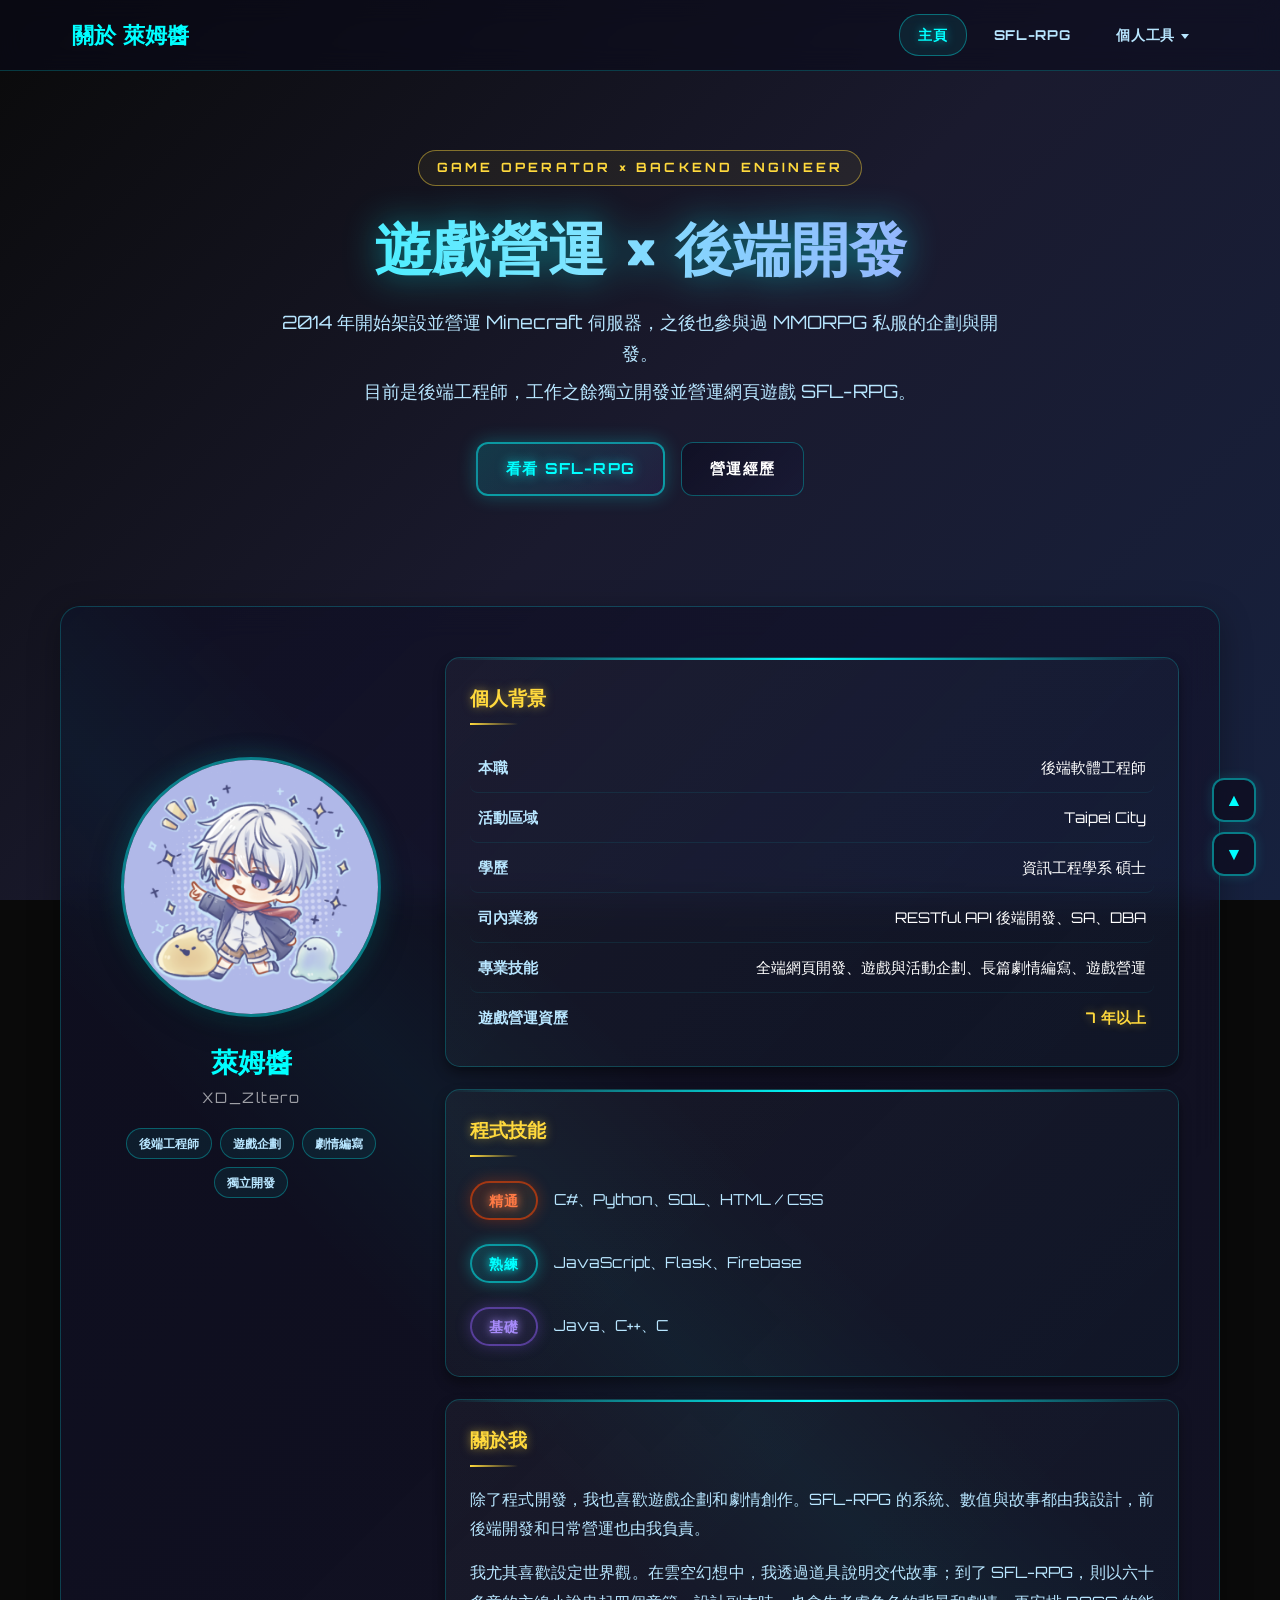
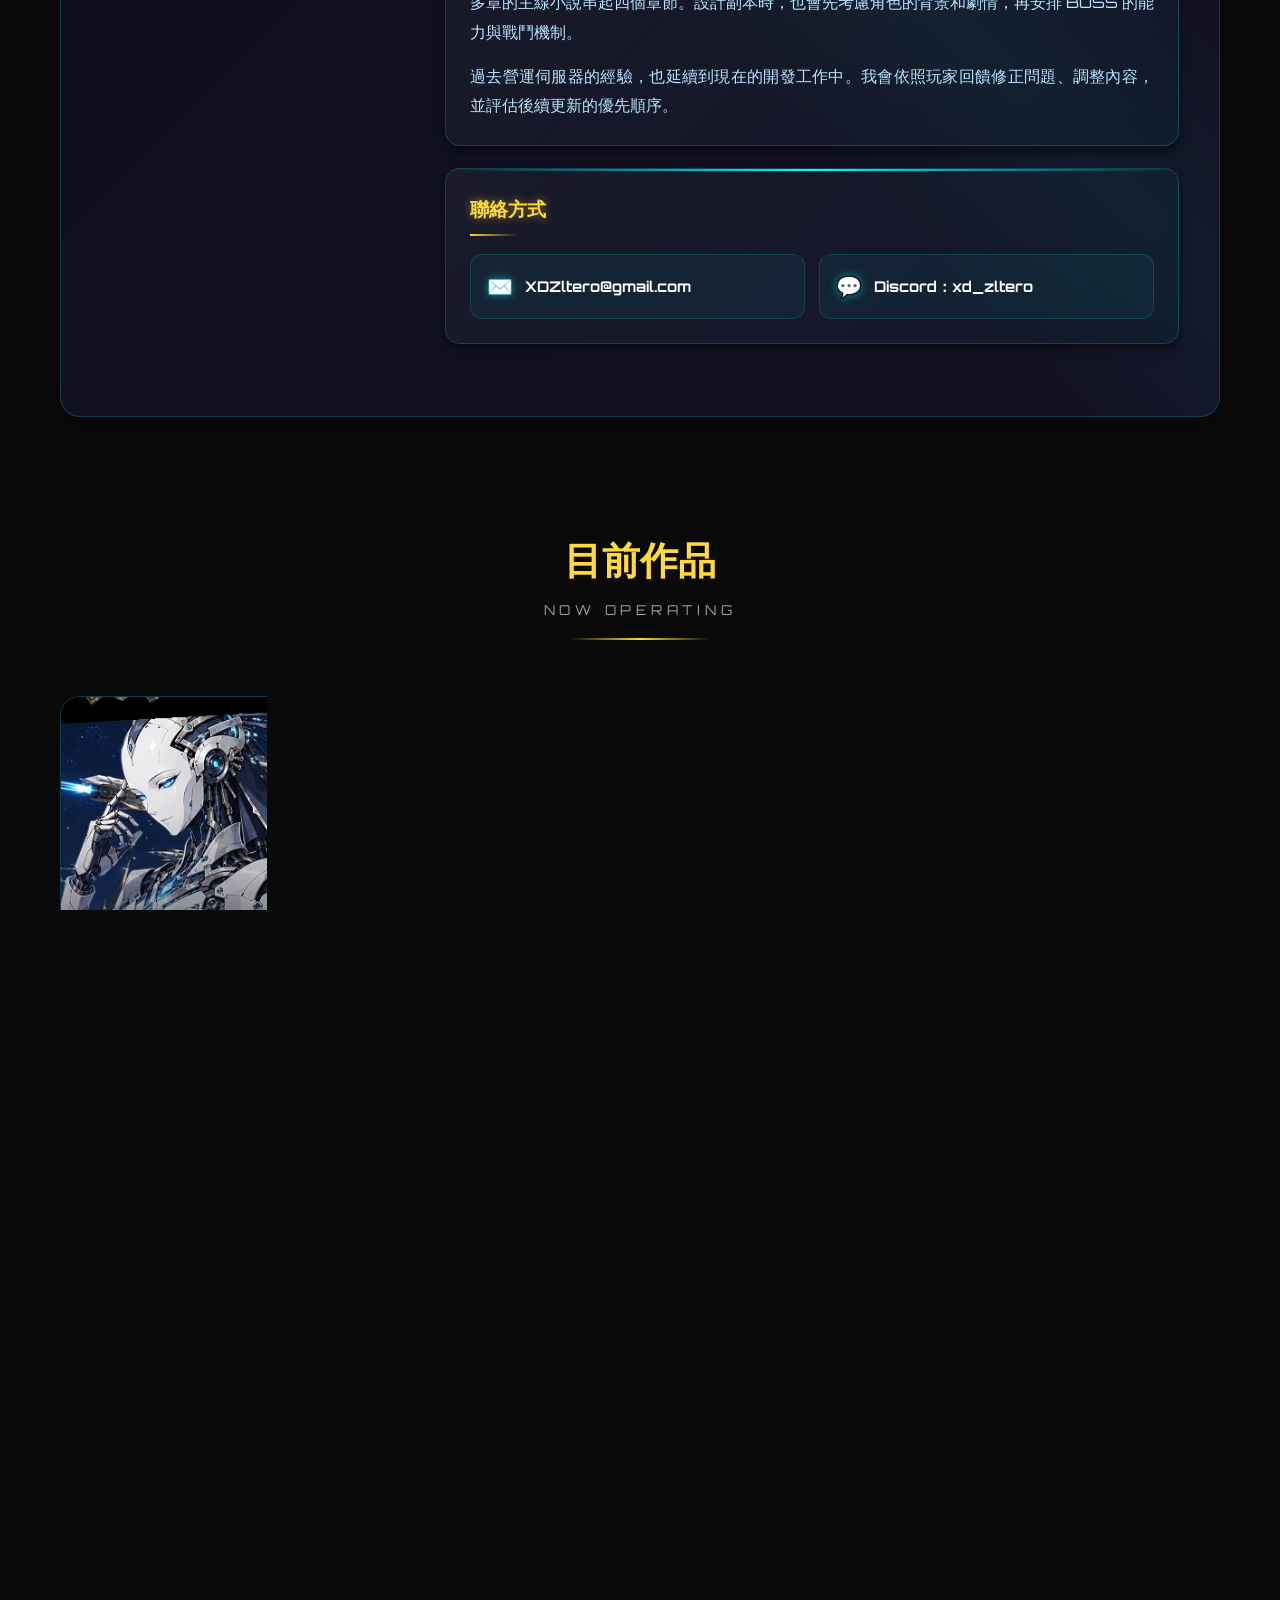
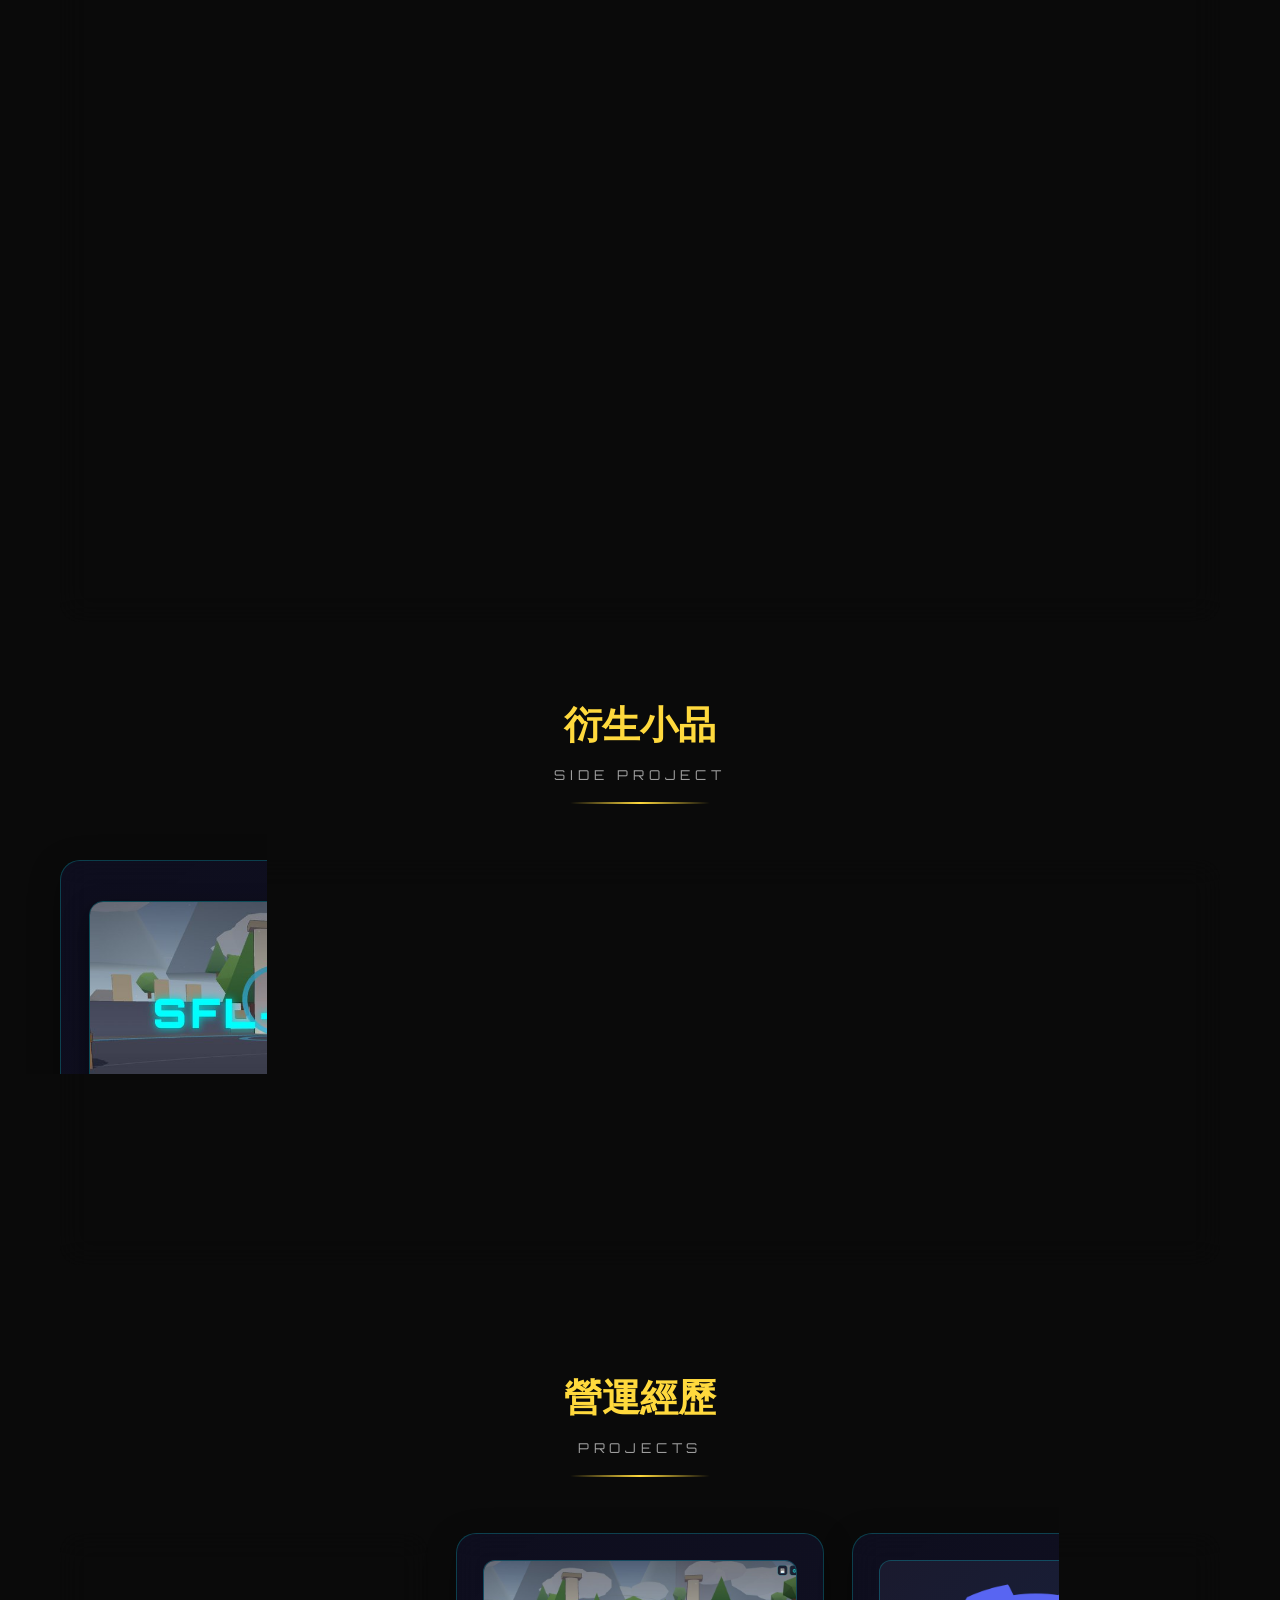
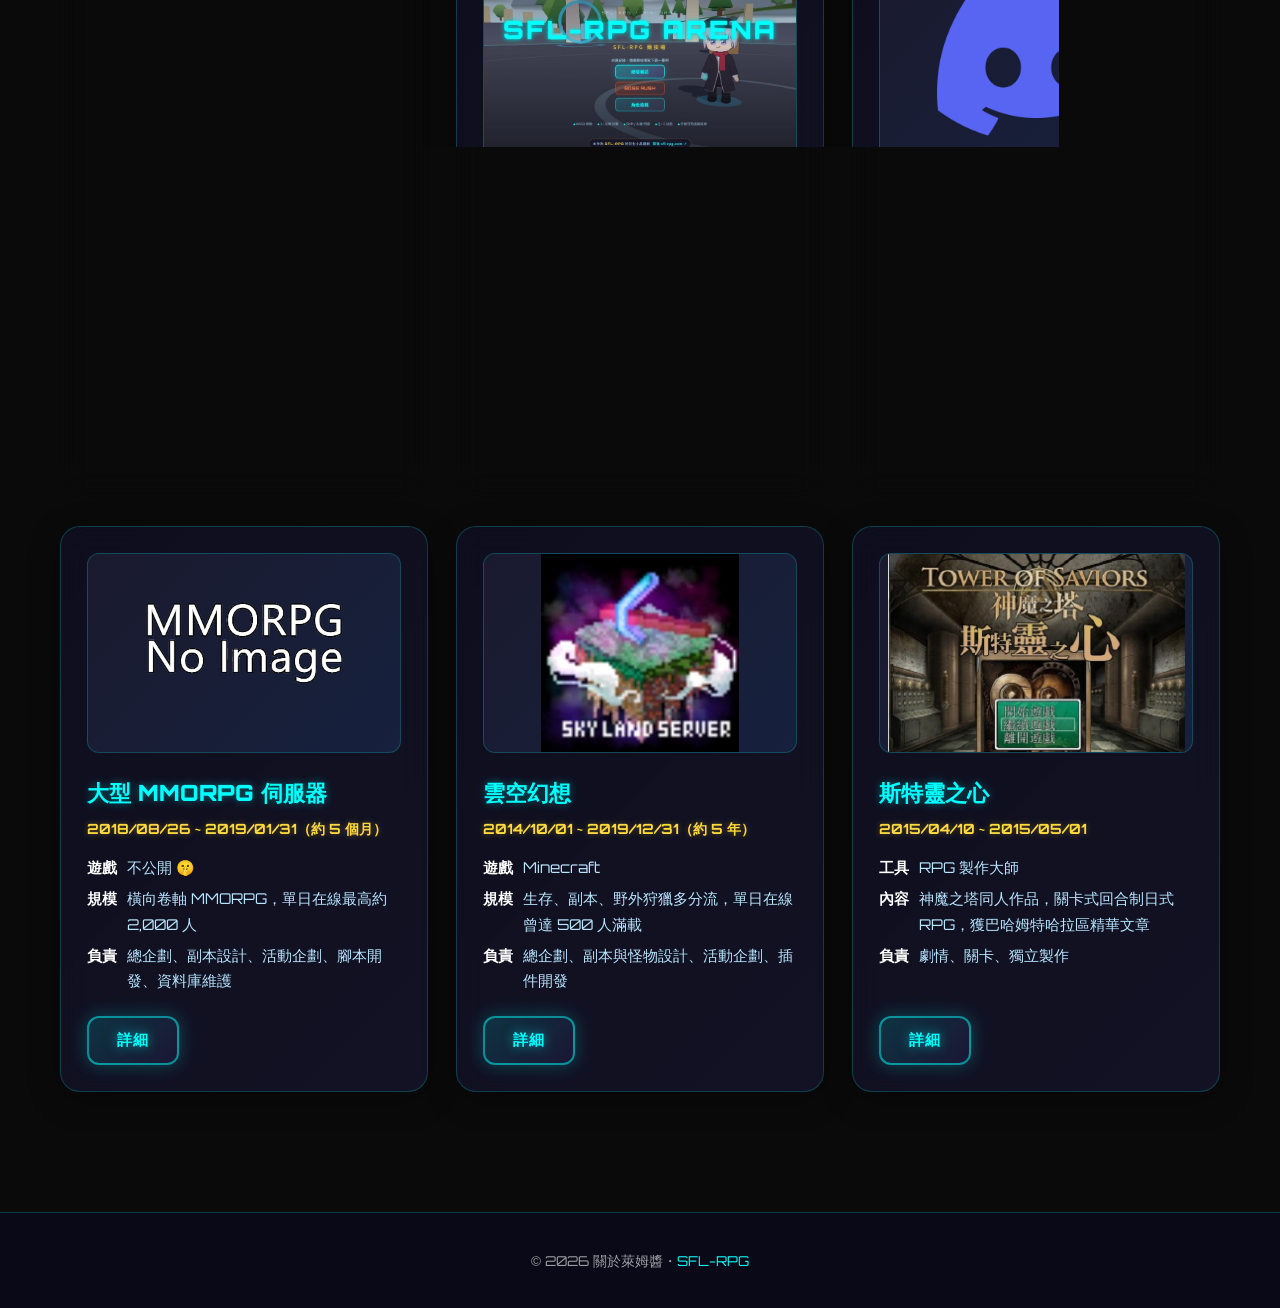
<file: index.html>
<!DOCTYPE html>
<html lang="zh-TW">
<head>
    <meta charset="UTF-8">
    <link rel="icon" href="favicon.ico" />
    <meta name="viewport" content="width=device-width, initial-scale=1.0">
    <meta name="description" content="萊姆醬（XD_Zltero）：後端工程師、遊戲營運者，獨立開發營運網頁遊戲 SFL-RPG。">
    <title>關於 萊姆醬</title>
    <link rel="stylesheet" href="css/main.css?v=2026111001">
    <link rel="stylesheet" href="css/project-detail.css?v=2026110101">
</head>
<body>
    <div class="floating-elements">
        <div class="floating-element" style="top: 10%; left: 10%; animation-delay: 0s;"></div>
        <div class="floating-element" style="top: 20%; left: 80%; animation-delay: 1s;"></div>
        <div class="floating-element" style="top: 60%; left: 20%; animation-delay: 2s;"></div>
        <div class="floating-element" style="top: 80%; left: 70%; animation-delay: 3s;"></div>
        <div class="floating-element" style="top: 40%; left: 90%; animation-delay: 4s;"></div>
    </div>

    <header>
        <nav>
            <a href="index.html" class="logo">關於 萊姆醬</a>
            <ul class="nav-menu">
                <li class="nav-item">
                    <a href="index.html" class="nav-link active">主頁</a>
                </li>
                <li class="nav-item">
                    <a href="#sfl" class="nav-link">SFL-RPG</a>
                </li>
                <li class="nav-item nav-dropdown">
                    <span class="nav-link">個人工具</span>
                    <div class="dropdown-menu">
                        <a href="tool.html" class="dropdown-item">換行轉換器</a>
                    </div>
                </li>
            </ul>
        </nav>
    </header>

    <div class="scroll-buttons">
        <button class="scroll-btn" onclick="window.scrollTo({top:0,behavior:'smooth'})" title="回到頂部">&#9650;</button>
        <button class="scroll-btn" onclick="window.scrollTo({top:document.documentElement.scrollHeight - window.innerHeight,behavior:'smooth'})" title="前往底部">&#9660;</button>
    </div>

    <main class="container">
        <section class="hero">
            <span class="hero-eyebrow">GAME OPERATOR × BACKEND ENGINEER</span>
            <h1>遊戲營運 × 後端開發</h1>
            <p>2014 年開始架設並營運 Minecraft 伺服器，之後也參與過 MMORPG 私服的企劃與開發。</p>
            <p>目前是後端工程師，工作之餘獨立開發並營運網頁遊戲 SFL-RPG。</p>
            <div class="hero-actions">
                <a href="#sfl" class="sfl-btn">看看 SFL-RPG</a>
                <a href="#projects" class="sfl-btn ghost">營運經歷</a>
            </div>
        </section>

        <section class="profile-section glass-panel fade-in-up">
            <div class="profile-content">
                <div class="profile-aside">
                    <div class="profile-image">
                        <img src="img/self.jpg" alt="萊姆醬" onerror="this.style.display='none'">
                    </div>
                    <div class="profile-name">萊姆醬</div>
                    <div class="profile-handle">XD_Zltero</div>
                    <div class="profile-tags">
                        <span>後端工程師</span>
                        <span>遊戲企劃</span>
                        <span>劇情編寫</span>
                        <span>獨立開發</span>
                    </div>
                </div>

                <div class="profile-info">
                    <div class="info-card">
                        <h3>個人背景</h3>
                        <div class="info-table">
                            <div class="info-row">
                                <span class="info-label">本職</span>
                                <span class="info-value">後端軟體工程師</span>
                            </div>
                            <div class="info-row">
                                <span class="info-label">活動區域</span>
                                <span class="info-value">Taipei City</span>
                            </div>
                            <div class="info-row">
                                <span class="info-label">學歷</span>
                                <span class="info-value">資訊工程學系 碩士</span>
                            </div>
                            <div class="info-row">
                                <span class="info-label">司內業務</span>
                                <span class="info-value">RESTful API 後端開發、SA、DBA</span>
                            </div>
                            <div class="info-row">
                                <span class="info-label">專業技能</span>
                                <span class="info-value">全端網頁開發、遊戲與活動企劃、長篇劇情編寫、遊戲營運</span>
                            </div>
                            <div class="info-row">
                                <span class="info-label">遊戲營運資歷</span>
                                <span class="info-value highlight">7 年以上</span>
                            </div>
                        </div>
                    </div>

                    <div class="info-card">
                        <h3>程式技能</h3>
                        <div class="skills-table">
                            <div class="skill-level excellent">
                                <span class="skill-badge">精通</span>
                                <span class="skill-list">C#、Python、SQL、HTML / CSS</span>
                            </div>
                            <div class="skill-level good">
                                <span class="skill-badge">熟練</span>
                                <span class="skill-list">JavaScript、Flask、Firebase</span>
                            </div>
                            <div class="skill-level basic">
                                <span class="skill-badge">基礎</span>
                                <span class="skill-list">Java、C++、C</span>
                            </div>
                        </div>
                    </div>

                    <div class="info-card bio-card">
                        <h3>關於我</h3>
                        <p>除了程式開發，我也喜歡遊戲企劃和劇情創作。SFL-RPG 的系統、數值與故事都由我設計，前後端開發和日常營運也由我負責。</p>
                        <p>我尤其喜歡設定世界觀。在雲空幻想中，我透過道具說明交代故事；到了 SFL-RPG，則以六十多章的主線小說串起四個章節。設計副本時，也會先考慮角色的背景和劇情，再安排 BOSS 的能力與戰鬥機制。</p>
                        <p>過去營運伺服器的經驗，也延續到現在的開發工作中。我會依照玩家回饋修正問題、調整內容，並評估後續更新的優先順序。</p>
                    </div>

                    <div class="info-card">
                        <h3>聯絡方式</h3>
                        <div class="contact-grid">
                            <div class="contact-item">
                                <span class="contact-icon">✉️</span>
                                <span class="contact-text">XDZltero@gmail.com</span>
                            </div>
                            <div class="contact-item">
                                <span class="contact-icon">💬</span>
                                <span class="contact-text">Discord：xd_zltero</span>
                            </div>
                        </div>
                    </div>
                </div>
            </div>
        </section>

        <section class="sfl-section" id="sfl">
            <h2 class="section-title">目前作品<small>NOW OPERATING</small></h2>

            <div class="sfl-showcase glass-panel fade-in-up">
                <div class="sfl-banner" style="background-image: url('img/sfl/mask_universal_union_company.webp');">
                    <div class="sfl-banner-text">
                        <div class="sfl-logo">SFL-RPG</div>
                        <div class="sfl-tagline">配置型策略掛機式養成網頁遊戲</div>
                    </div>
                </div>

                <div class="sfl-body">
                    <div class="sfl-meta">
                        <span class="live">營運中</span>
                        <span>2025/05/19 開發至今</span>
                        <span>獨立開發</span>
                        <span>免費遊玩・手機電腦皆可</span>
                    </div>

                    <p class="sfl-desc">SFL-RPG 是一款以戰前配置為核心的網頁遊戲。玩家可搭配能力值、技能、卡片與夥伴，挑戰不同副本。戰鬥採自動結算，透過夥伴的被動能力，可發展出反擊、開場爆發、持續傷害引爆等打法。遊戲由我獨立開發並營運，企劃、劇情、數值設計、前後端開發、資料庫與資安控管皆由我負責。</p>

                    <div class="stat-grid">
                        <div class="stat-item"><span class="stat-num">4<small>章</small></span><span class="stat-label">主線章節</span></div>
                        <div class="stat-item"><span class="stat-num">90<small>座</small></span><span class="stat-label">單人副本</span></div>
                        <div class="stat-item"><span class="stat-num">900+</span><span class="stat-label">怪物種類</span></div>
                        <div class="stat-item"><span class="stat-num">26<small>位</small></span><span class="stat-label">羈絆夥伴</span></div>
                        <div class="stat-item"><span class="stat-num">68<small>章</small></span><span class="stat-label">主線小說</span></div>
                        <div class="stat-item"><span class="stat-num">11,600+</span><span class="stat-label">Commits</span></div>
                    </div>

                    <h3 class="sub-title">四個章節</h3>
                    <div class="chapter-grid">
                        <div class="chapter-card">
                            <img src="img/sfl/dungeon_ch1_0527.png" alt="第一章 啟程" loading="lazy">
                            <div class="chapter-info">
                                <div class="chapter-tag">第一章</div>
                                <div class="chapter-name">啟程</div>
                                <p>三界的創世主接連遭到魔劍使獵殺，下令的造物主就在伊甸的大門之後。</p>
                            </div>
                        </div>
                        <div class="chapter-card">
                            <img src="img/sfl/dungeon_ch2_0527.png" alt="第二章 絕闇大陸" loading="lazy">
                            <div class="chapter-info">
                                <div class="chapter-tag">第二章</div>
                                <div class="chapter-name">絕闇大陸</div>
                                <p>造物主殞落，四邪神想復活「父親大人」，各方勢力搶奪死靈之書「尼克羅諾米肯」。</p>
                            </div>
                        </div>
                        <div class="chapter-card">
                            <img src="img/sfl/dungeon_ch3_0527.png" alt="第三章 寰宇" loading="lazy">
                            <div class="chapter-info">
                                <div class="chapter-tag">第三章</div>
                                <div class="chapter-name">寰宇</div>
                                <p>屏障消失，寰宇本源「科詩莫斯」下令將三界抹除，「浩劫」率先兵臨星空最前線。</p>
                            </div>
                        </div>
                        <div class="chapter-card">
                            <img src="img/sfl/dungeon_ch4.png" alt="第四章 軸心" loading="lazy">
                            <div class="chapter-info">
                                <div class="chapter-tag">第四章</div>
                                <div class="chapter-name">軸心</div>
                                <p>寰宇之外只剩熱寂。寰宇聯合公司的探險家們，要把光帶進軸心的每個角落。</p>
                            </div>
                        </div>
                    </div>

                    <div class="sfl-actions">
                        <a href="https://sfl-rpg.com/" class="sfl-btn gold" target="_blank" rel="noopener">進入遊戲</a>
                        <button class="sfl-btn" onclick="showProjectDetail('project3')">開發細節</button>
                        <a href="https://discord.gg/GgYaxsjEJg" class="sfl-btn ghost" target="_blank" rel="noopener">官方 Discord</a>
                    </div>
                </div>
            </div>
        </section>

        <section class="arena-section" id="arena">
            <h2 class="section-title">衍生小品<small>SIDE PROJECT</small></h2>

            <div class="arena-showcase glass-panel fade-in-up">
                <a class="arena-shot" href="https://arena.sfl-rpg.com/" target="_blank" rel="noopener">
                    <img src="img/arena/arena_cover.jpg" alt="SFL-Arena 遊戲畫面" loading="lazy">
                </a>

                <div class="arena-body">
                    <div class="arena-logo">SFL-Arena</div>
                    <div class="sfl-tagline">SFL-RPG 競技場</div>
                    <div class="sfl-meta">
                        <span class="done">已完成</span>
                        <span>2026/11 製作</span>
                        <span>獨立製作</span>
                        <span>免安裝・手機電腦皆可</span>
                    </div>
                    <p class="sfl-desc">用 Three.js 做的 Q 版即時動作小遊戲。挑一位 SFL-RPG 的夥伴進入競技場，擊退一波波怪物、升級時挑選強化卡，挑戰 150 層爬塔與 30 場 BOSS RUSH。角色、怪物與場景全部由程式生成，沒有使用外部 3D 模型。</p>
                    <div class="sfl-actions">
                        <a href="https://arena.sfl-rpg.com/" class="sfl-btn gold" target="_blank" rel="noopener">開始遊玩</a>
                        <button class="sfl-btn" onclick="showProjectDetail('project6')">開發細節</button>
                    </div>
                </div>
            </div>
        </section>

        <section class="projects-section" id="projects">
            <h2 class="section-title">營運經歷<small>PROJECTS</small></h2>
            <div class="projects-grid">

                <div class="project-card featured fade-in-up">
                    <span class="project-badge">主力作品</span>
                    <div class="project-image cover">
                        <img src="img/sfl/sfl_official.jpg" alt="SFL-RPG" onerror="this.parentElement.innerHTML='⚔️'; this.parentElement.classList.add('emoji-fallback');">
                    </div>
                    <div class="project-title">SFL-RPG</div>
                    <div class="project-time">2025/05/19 ~ 營運中</div>
                    <div class="project-content">
                        <dl>
                            <dt>類型</dt><dd>配置型策略掛機式養成網頁遊戲</dd>
                            <dt>內容</dt><dd>四章主線、單人／多人副本、世界王、深淵之塔、夥伴羈絆</dd>
                            <dt>負責</dt><dd>獨立開發營運：企劃、劇情、數值、前後端、資料庫、資安控管</dd>
                        </dl>
                    </div>
                    <button class="sfl-btn" onclick="showProjectDetail('project3')">詳細</button>
                </div>

                <div class="project-card fade-in-up">
                    <div class="project-image cover">
                        <img src="img/arena/arena_cover.jpg" alt="SFL-Arena" onerror="this.parentElement.innerHTML='🏟️'; this.parentElement.classList.add('emoji-fallback');">
                    </div>
                    <div class="project-title">SFL-Arena</div>
                    <div class="project-time">2026/11/02 ~ 2026/11/07</div>
                    <div class="project-content">
                        <dl>
                            <dt>類型</dt><dd>Q 版即時動作肉鴿網頁遊戲</dd>
                            <dt>內容</dt><dd>SFL-RPG 衍生小品，22 位角色、150 層爬塔、BOSS RUSH</dd>
                            <dt>負責</dt><dd>獨立製作：企劃、角色與 Boss 設計、Three.js 開發</dd>
                        </dl>
                    </div>
                    <button class="sfl-btn" onclick="showProjectDetail('project6')">詳細</button>
                </div>

                <div class="project-card fade-in-up">
                    <div class="project-image">
                        <img src="img/discord.png" alt="Discord Bot" onerror="this.parentElement.innerHTML='🤖'; this.parentElement.classList.add('emoji-fallback');">
                    </div>
                    <div class="project-title">Discord Bot</div>
                    <div class="project-time">2025/05/06 ~ 運作中</div>
                    <div class="project-content">
                        <dl>
                            <dt>平台</dt><dd>Discord</dd>
                            <dt>功能</dt><dd>影片與頻道推播、爬蟲、社群管理指令</dd>
                            <dt>負責</dt><dd>指令設計、程式開發、部署</dd>
                        </dl>
                    </div>
                    <button class="sfl-btn" onclick="showProjectDetail('project4')">詳細</button>
                </div>

                <div class="project-card fade-in-up">
                    <div class="project-image">
                        <img src="img/MMO.png" alt="大型 MMORPG 伺服器" onerror="this.parentElement.innerHTML='🎮'; this.parentElement.classList.add('emoji-fallback');">
                    </div>
                    <div class="project-title">大型 MMORPG 伺服器</div>
                    <div class="project-time">2018/08/26 ~ 2019/01/31（約 5 個月）</div>
                    <div class="project-content">
                        <dl>
                            <dt>遊戲</dt><dd>不公開 🤫</dd>
                            <dt>規模</dt><dd>橫向卷軸 MMORPG，單日在線最高約 2,000 人</dd>
                            <dt>負責</dt><dd>總企劃、副本設計、活動企劃、腳本開發、資料庫維護</dd>
                        </dl>
                    </div>
                    <button class="sfl-btn" onclick="showProjectDetail('project2')">詳細</button>
                </div>

                <div class="project-card fade-in-up">
                    <div class="project-image">
                        <img src="img/SFL.png" alt="雲空幻想" onerror="this.parentElement.innerHTML='🎮'; this.parentElement.classList.add('emoji-fallback');">
                    </div>
                    <div class="project-title">雲空幻想</div>
                    <div class="project-time">2014/10/01 ~ 2019/12/31（約 5 年）</div>
                    <div class="project-content">
                        <dl>
                            <dt>遊戲</dt><dd>Minecraft</dd>
                            <dt>規模</dt><dd>生存、副本、野外狩獵多分流，單日在線曾達 500 人滿載</dd>
                            <dt>負責</dt><dd>總企劃、副本與怪物設計、活動企劃、插件開發</dd>
                        </dl>
                    </div>
                    <button class="sfl-btn" onclick="showProjectDetail('project1')">詳細</button>
                </div>

                <div class="project-card fade-in-up">
                    <div class="project-image">
                        <img src="img/tos.jpg" alt="斯特靈之心" onerror="this.parentElement.innerHTML='⚔️'; this.parentElement.classList.add('emoji-fallback');">
                    </div>
                    <div class="project-title">斯特靈之心</div>
                    <div class="project-time">2015/04/10 ~ 2015/05/01</div>
                    <div class="project-content">
                        <dl>
                            <dt>工具</dt><dd>RPG 製作大師</dd>
                            <dt>內容</dt><dd>神魔之塔同人作品，關卡式回合制日式 RPG，獲巴哈姆特哈拉區精華文章</dd>
                            <dt>負責</dt><dd>劇情、關卡、獨立製作</dd>
                        </dl>
                    </div>
                    <button class="sfl-btn" onclick="showProjectDetail('project5')">詳細</button>
                </div>

            </div>
        </section>
    </main>

    <div id="projectModal" class="modal">
        <div class="modal-content">
            <div class="modal-header">
                <h2 class="modal-title" id="modalTitle"></h2>
                <p class="modal-subtitle" id="modalSubtitle"></p>
                <button class="close-button" onclick="closeModal()">&times;</button>
            </div>
            <div class="modal-body" id="modalBody"></div>
        </div>
    </div>

    <footer>
        <p>&copy; <span id="footerYear"></span> 關於萊姆醬・<a href="https://sfl-rpg.com/" target="_blank" rel="noopener">SFL-RPG</a></p>
    </footer>

    <script>
        const projectConfig = {
            project1: { title: "雲空幻想", subtitle: "2014/10/01 ~ 2019/12/31（約 5 年）", htmlFile: "project1-detail.html" },
            project2: { title: "大型 MMORPG 伺服器", subtitle: "2018/08/26 ~ 2019/01/31（約 5 個月）", htmlFile: "project2-detail.html" },
            project3: { title: "SFL-RPG", subtitle: "2025/05/19 ~ 營運中", htmlFile: "project3-detail.html" },
            project4: { title: "Discord Bot", subtitle: "2025/05/06 ~ 運作中", htmlFile: "project4-detail.html" },
            project5: { title: "斯特靈之心", subtitle: "2015/04/10 ~ 2015/05/01", htmlFile: "project5-detail.html" },
            project6: { title: "SFL-Arena", subtitle: "2026/11/02 ~ 2026/11/07", htmlFile: "project6-detail.html" }
        };

        const modal = document.getElementById('projectModal');
        const modalBody = document.getElementById('modalBody');

        async function loadProjectContent(htmlFile) {
            try {
                const response = await fetch(htmlFile);
                if (!response.ok) throw new Error(`HTTP ${response.status}`);
                const doc = new DOMParser().parseFromString(await response.text(), 'text/html');
                const container = doc.querySelector('.detail-container');
                if (!container) return doc.body.innerHTML;
                container.querySelector('.back-button')?.remove();
                container.querySelector('.detail-header')?.remove();
                return container.innerHTML;
            } catch (error) {
                return `
                    <div class="error-message">
                        <h3>載入失敗</h3>
                        <p>暫時無法載入內容，請稍後再試，或直接開啟 <a href="${htmlFile}" target="_blank" style="color:#00ffff;">${htmlFile}</a></p>
                    </div>
                `;
            }
        }

        async function showProjectDetail(projectId) {
            const project = projectConfig[projectId];
            if (!project) return;

            document.getElementById('modalTitle').textContent = project.title;
            document.getElementById('modalSubtitle').textContent = project.subtitle;
            modalBody.innerHTML = '<div class="loading-container"><div class="loading-spinner"></div><p>載入中...</p></div>';
            modalBody.scrollTop = 0;
            modal.classList.add('show');
            document.body.style.overflow = 'hidden';

            modalBody.innerHTML = await loadProjectContent(project.htmlFile);
        }

        function closeModal() {
            modal.classList.remove('show');
            modalBody.innerHTML = '';
            document.body.style.overflow = '';
        }

        modal.addEventListener('click', e => {
            if (e.target === modal) closeModal();
        });

        document.addEventListener('keydown', e => {
            if (e.key === 'Escape') closeModal();
        });

        const revealObserver = new IntersectionObserver(entries => {
            entries.forEach(entry => {
                if (entry.isIntersecting) {
                    entry.target.classList.add('visible');
                    revealObserver.unobserve(entry.target);
                }
            });
        }, { threshold: 0.08 });
        document.querySelectorAll('.fade-in-up').forEach(el => revealObserver.observe(el));

        const header = document.querySelector('header');
        window.addEventListener('scroll', () => {
            header.classList.toggle('scrolled', window.scrollY > 60);
        }, { passive: true });

        function createFloatingElement() {
            const element = document.createElement('div');
            element.className = 'floating-element';
            element.style.left = Math.random() * 100 + '%';
            element.style.top = Math.random() * 100 + '%';
            element.style.animationDuration = (Math.random() * 3 + 5) + 's';
            document.querySelector('.floating-elements').appendChild(element);
            setTimeout(() => element.remove(), 8000);
        }
        setInterval(createFloatingElement, 2000);

        document.getElementById('footerYear').textContent = new Date().getFullYear();

        document.querySelectorAll('.nav-dropdown .nav-link').forEach(link => {
            link.addEventListener('click', e => {
                e.stopPropagation();
                link.closest('.nav-dropdown').classList.toggle('open');
            });
        });
        document.addEventListener('click', () => {
            document.querySelectorAll('.nav-dropdown.open').forEach(d => d.classList.remove('open'));
        });

        document.addEventListener('contextmenu', e => e.preventDefault());
        document.addEventListener('selectstart', e => e.preventDefault());
        document.addEventListener('copy', e => e.preventDefault());
    </script>
</body>
</html>
</file>
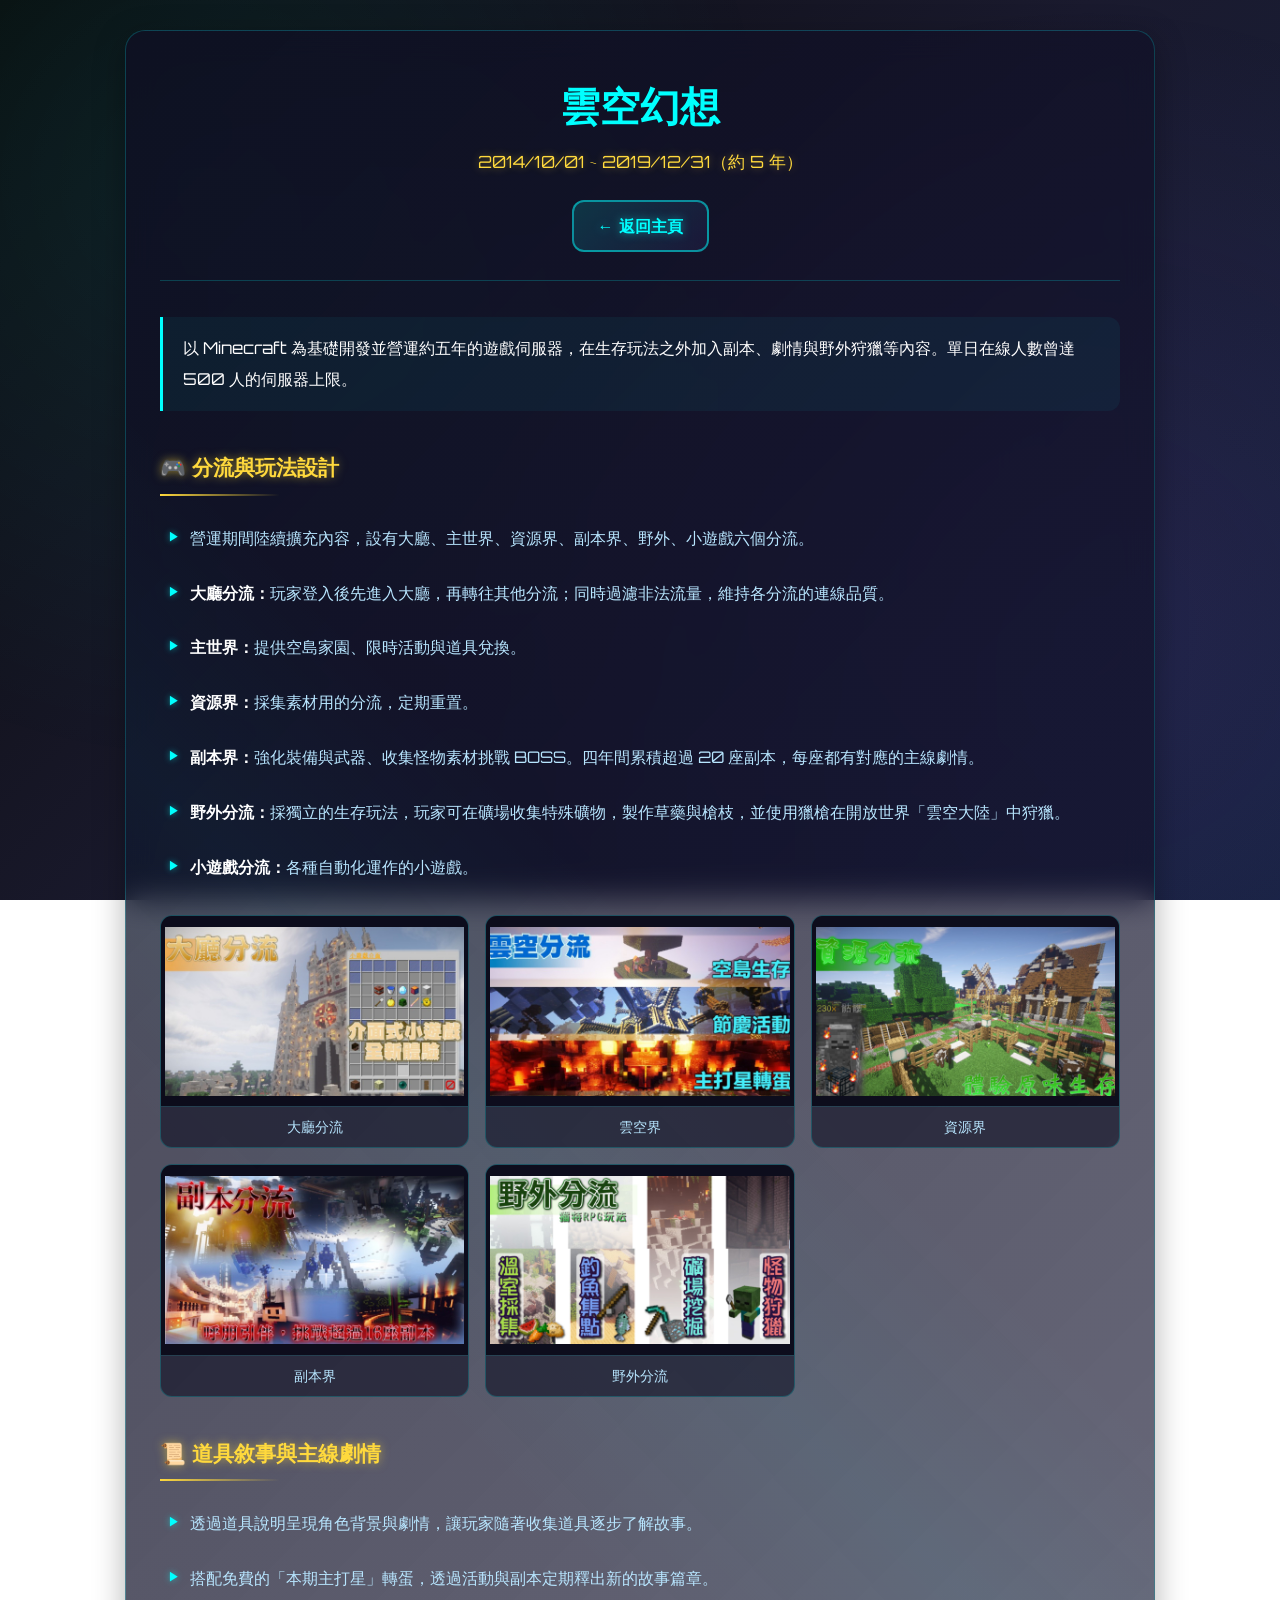
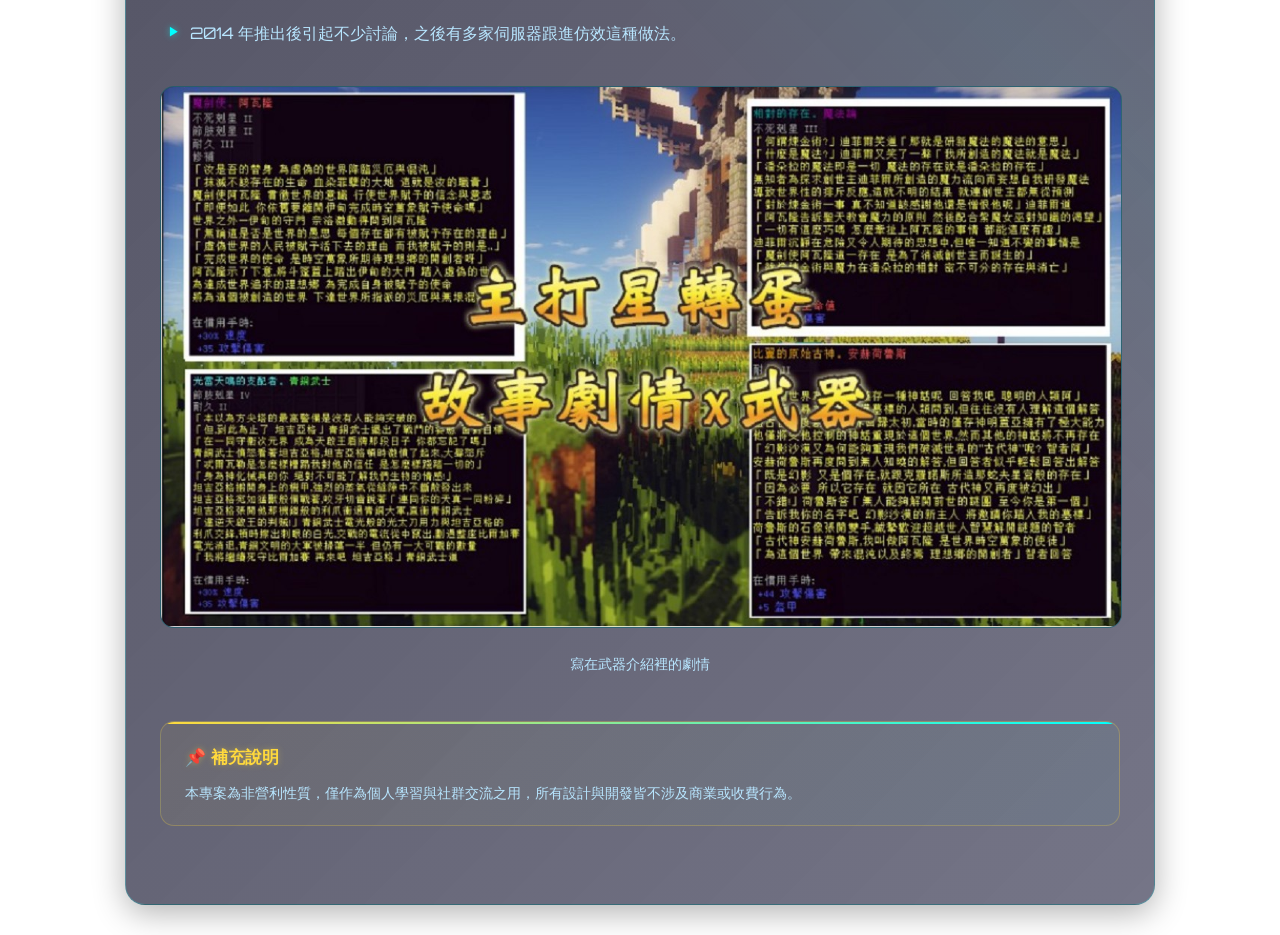
<file: project1-detail.html>
<!DOCTYPE html>
<html lang="zh-TW">
<head>
    <meta charset="UTF-8">
    <meta name="viewport" content="width=device-width, initial-scale=1.0">
    <link rel="icon" href="favicon.ico" />
    <title>雲空幻想 - 萊姆醬</title>
    <link rel="stylesheet" href="css/project-detail.css?v=2026110101">
</head>
<body class="detail-page">
    <div class="detail-container">
        <div class="detail-header">
            <h1 class="detail-title">雲空幻想</h1>
            <p class="detail-subtitle">2014/10/01 ~ 2019/12/31（約 5 年）</p>
            <a href="index.html" class="back-button">← 返回主頁</a>
        </div>

        <div class="content-section">
            <p class="lead">以 Minecraft 為基礎開發並營運約五年的遊戲伺服器，在生存玩法之外加入副本、劇情與野外狩獵等內容。單日在線人數曾達 500 人的伺服器上限。</p>
        </div>

        <div class="content-section">
            <h3 class="block-title">🎮 分流與玩法設計</h3>
            <ul class="content-list">
                <li>營運期間陸續擴充內容，設有大廳、主世界、資源界、副本界、野外、小遊戲六個分流。</li>
                <li><strong>大廳分流：</strong>玩家登入後先進入大廳，再轉往其他分流；同時過濾非法流量，維持各分流的連線品質。</li>
                <li><strong>主世界：</strong>提供空島家園、限時活動與道具兌換。</li>
                <li><strong>資源界：</strong>採集素材用的分流，定期重置。</li>
                <li><strong>副本界：</strong>強化裝備與武器、收集怪物素材挑戰 BOSS。四年間累積超過 20 座副本，每座都有對應的主線劇情。</li>
                <li><strong>野外分流：</strong>採獨立的生存玩法，玩家可在礦場收集特殊礦物，製作草藥與槍枝，並使用獵槍在開放世界「雲空大陸」中狩獵。</li>
                <li><strong>小遊戲分流：</strong>各種自動化運作的小遊戲。</li>
            </ul>
            <div class="image-gallery">
                <div class="gallery-item">
                    <img src="img/sfl_03.jpg" alt="大廳分流" loading="lazy">
                    <div class="image-caption">大廳分流</div>
                </div>
                <div class="gallery-item">
                    <img src="img/sfl_02.jpg" alt="雲空界" loading="lazy">
                    <div class="image-caption">雲空界</div>
                </div>
                <div class="gallery-item">
                    <img src="img/sfl_01.jpg" alt="資源界" loading="lazy">
                    <div class="image-caption">資源界</div>
                </div>
                <div class="gallery-item">
                    <img src="img/sfl_04.jpg" alt="副本界" loading="lazy">
                    <div class="image-caption">副本界</div>
                </div>
                <div class="gallery-item">
                    <img src="img/sfl_05.jpg" alt="野外分流" loading="lazy">
                    <div class="image-caption">野外分流</div>
                </div>
            </div>
        </div>

        <div class="content-section">
            <h3 class="block-title">📜 道具敘事與主線劇情</h3>
            <ul class="content-list">
                <li>透過道具說明呈現角色背景與劇情，讓玩家隨著收集道具逐步了解故事。</li>
                <li>搭配免費的「本期主打星」轉蛋，透過活動與副本定期釋出新的故事篇章。</li>
                <li>2014 年推出後引起不少討論，之後有多家伺服器跟進仿效這種做法。</li>
            </ul>
            <img src="img/gacha.jpg" alt="主打星轉蛋" class="detail-image" loading="lazy">
            <div class="image-caption">寫在武器介紹裡的劇情</div>
        </div>

        <div class="content-section">
            <div class="note-section">
                <h3>📌 補充說明</h3>
                <p>本專案為非營利性質，僅作為個人學習與社群交流之用，所有設計與開發皆不涉及商業或收費行為。</p>
            </div>
        </div>
    </div>
</body>
</html>
</file>
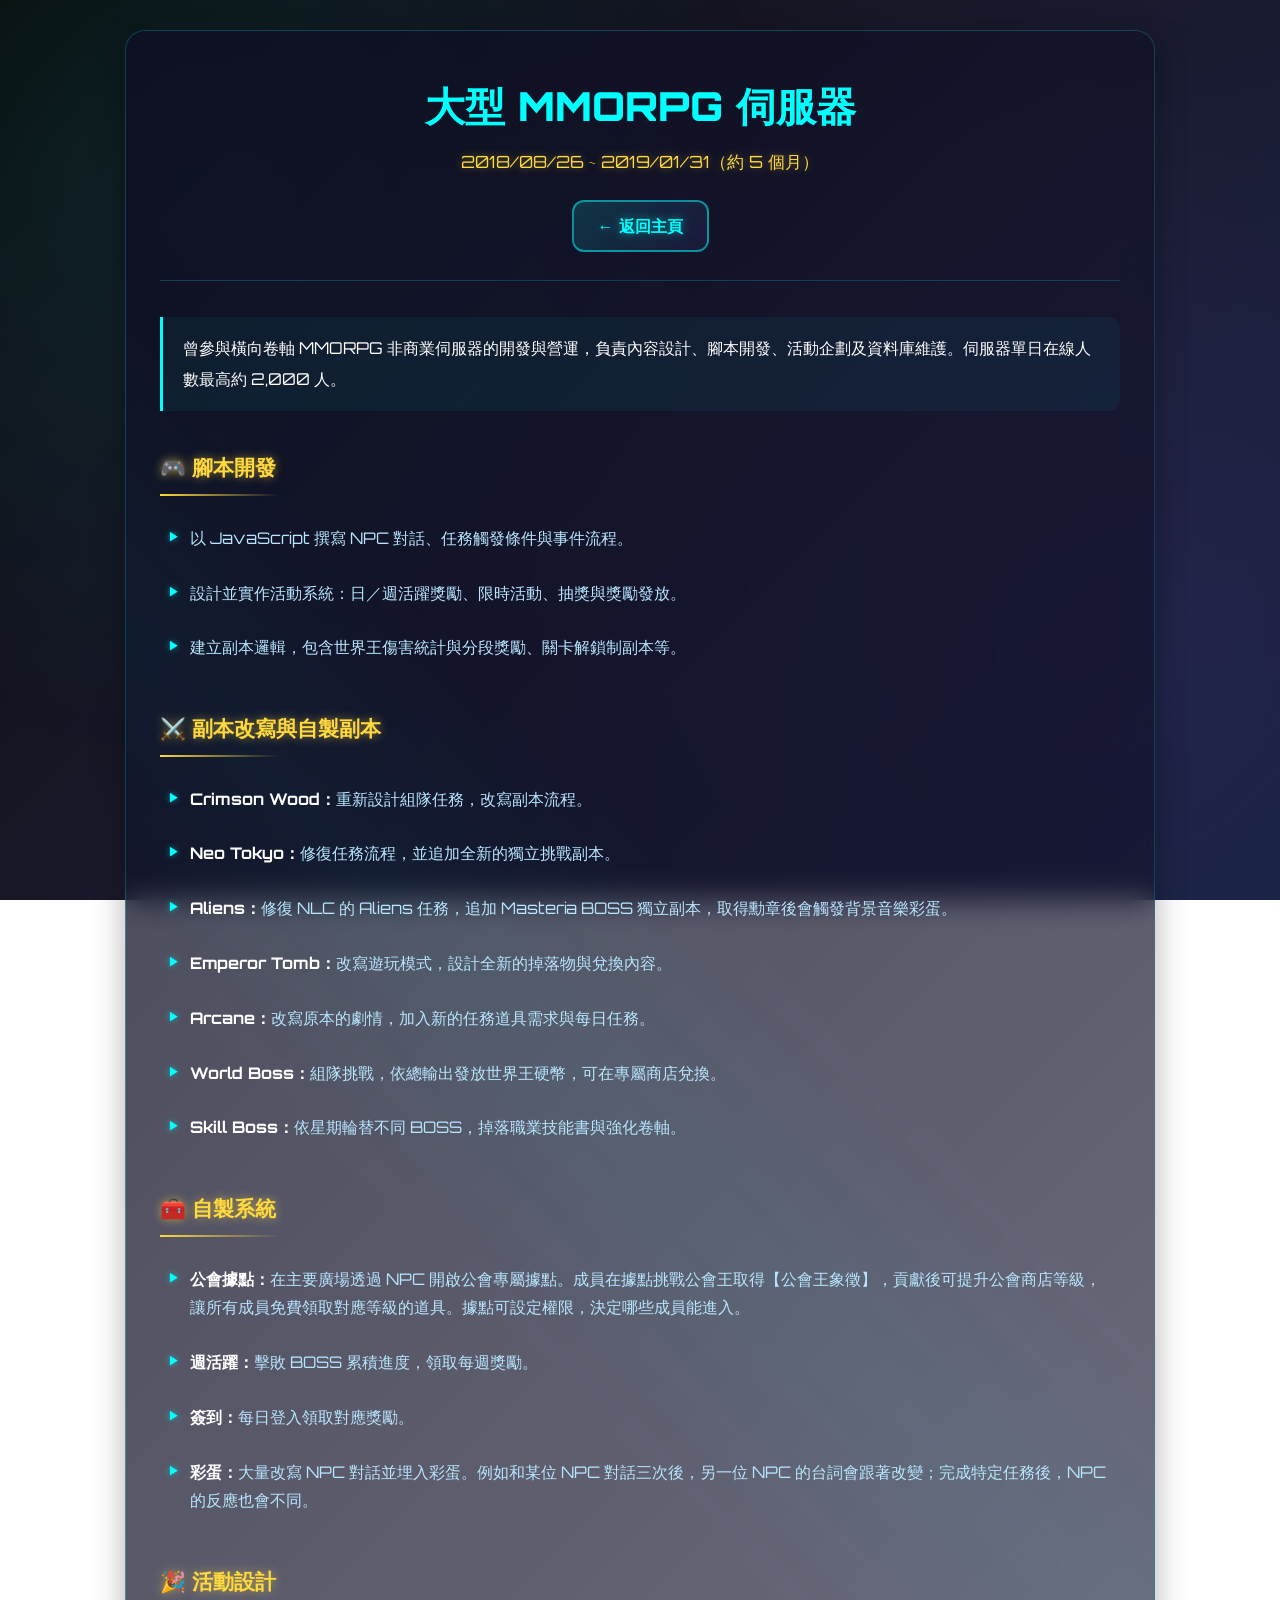
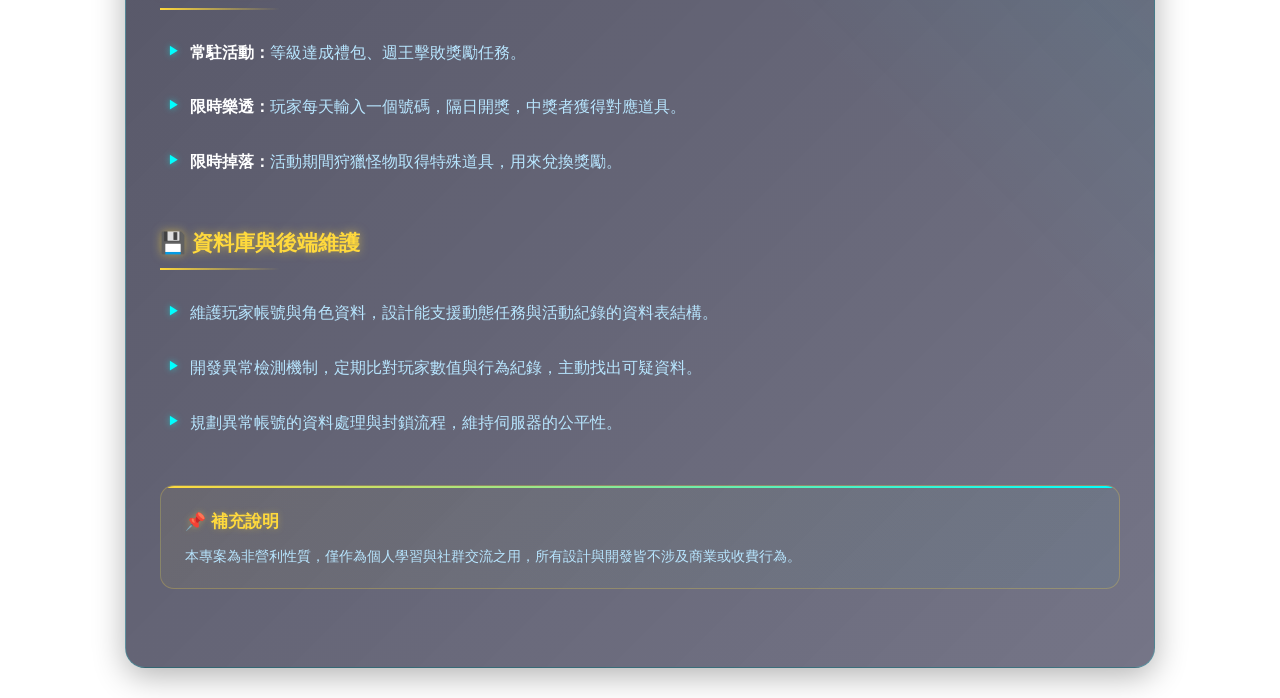
<file: project2-detail.html>
<!DOCTYPE html>
<html lang="zh-TW">
<head>
    <meta charset="UTF-8">
    <meta name="viewport" content="width=device-width, initial-scale=1.0">
    <link rel="icon" href="favicon.ico" />
    <title>大型 MMORPG 伺服器 - 萊姆醬</title>
    <link rel="stylesheet" href="css/project-detail.css?v=2026110101">
</head>
<body class="detail-page">
    <div class="detail-container">
        <div class="detail-header">
            <h1 class="detail-title">大型 MMORPG 伺服器</h1>
            <p class="detail-subtitle">2018/08/26 ~ 2019/01/31（約 5 個月）</p>
            <a href="index.html" class="back-button">← 返回主頁</a>
        </div>

        <div class="content-section">
            <p class="lead">曾參與橫向卷軸 MMORPG 非商業伺服器的開發與營運，負責內容設計、腳本開發、活動企劃及資料庫維護。伺服器單日在線人數最高約 2,000 人。</p>
        </div>

        <div class="content-section">
            <h3 class="block-title">🎮 腳本開發</h3>
            <ul class="content-list">
                <li>以 JavaScript 撰寫 NPC 對話、任務觸發條件與事件流程。</li>
                <li>設計並實作活動系統：日／週活躍獎勵、限時活動、抽獎與獎勵發放。</li>
                <li>建立副本邏輯，包含世界王傷害統計與分段獎勵、關卡解鎖制副本等。</li>
            </ul>
        </div>

        <div class="content-section">
            <h3 class="block-title">⚔️ 副本改寫與自製副本</h3>
            <ul class="content-list">
                <li><strong>Crimson Wood：</strong>重新設計組隊任務，改寫副本流程。</li>
                <li><strong>Neo Tokyo：</strong>修復任務流程，並追加全新的獨立挑戰副本。</li>
                <li><strong>Aliens：</strong>修復 NLC 的 Aliens 任務，追加 Masteria BOSS 獨立副本，取得勳章後會觸發背景音樂彩蛋。</li>
                <li><strong>Emperor Tomb：</strong>改寫遊玩模式，設計全新的掉落物與兌換內容。</li>
                <li><strong>Arcane：</strong>改寫原本的劇情，加入新的任務道具需求與每日任務。</li>
                <li><strong>World Boss：</strong>組隊挑戰，依總輸出發放世界王硬幣，可在專屬商店兌換。</li>
                <li><strong>Skill Boss：</strong>依星期輪替不同 BOSS，掉落職業技能書與強化卷軸。</li>
            </ul>
        </div>

        <div class="content-section">
            <h3 class="block-title">🧰 自製系統</h3>
            <ul class="content-list">
                <li><strong>公會據點：</strong>在主要廣場透過 NPC 開啟公會專屬據點。成員在據點挑戰公會王取得【公會王象徵】，貢獻後可提升公會商店等級，讓所有成員免費領取對應等級的道具。據點可設定權限，決定哪些成員能進入。</li>
                <li><strong>週活躍：</strong>擊敗 BOSS 累積進度，領取每週獎勵。</li>
                <li><strong>簽到：</strong>每日登入領取對應獎勵。</li>
                <li><strong>彩蛋：</strong>大量改寫 NPC 對話並埋入彩蛋。例如和某位 NPC 對話三次後，另一位 NPC 的台詞會跟著改變；完成特定任務後，NPC 的反應也會不同。</li>
            </ul>
        </div>

        <div class="content-section">
            <h3 class="block-title">🎉 活動設計</h3>
            <ul class="content-list">
                <li><strong>常駐活動：</strong>等級達成禮包、週王擊敗獎勵任務。</li>
                <li><strong>限時樂透：</strong>玩家每天輸入一個號碼，隔日開獎，中獎者獲得對應道具。</li>
                <li><strong>限時掉落：</strong>活動期間狩獵怪物取得特殊道具，用來兌換獎勵。</li>
            </ul>
        </div>

        <div class="content-section">
            <h3 class="block-title">💾 資料庫與後端維護</h3>
            <ul class="content-list">
                <li>維護玩家帳號與角色資料，設計能支援動態任務與活動紀錄的資料表結構。</li>
                <li>開發異常檢測機制，定期比對玩家數值與行為紀錄，主動找出可疑資料。</li>
                <li>規劃異常帳號的資料處理與封鎖流程，維持伺服器的公平性。</li>
            </ul>
        </div>

        <div class="content-section">
            <div class="note-section">
                <h3>📌 補充說明</h3>
                <p>本專案為非營利性質，僅作為個人學習與社群交流之用，所有設計與開發皆不涉及商業或收費行為。</p>
            </div>
        </div>
    </div>
</body>
</html>
</file>
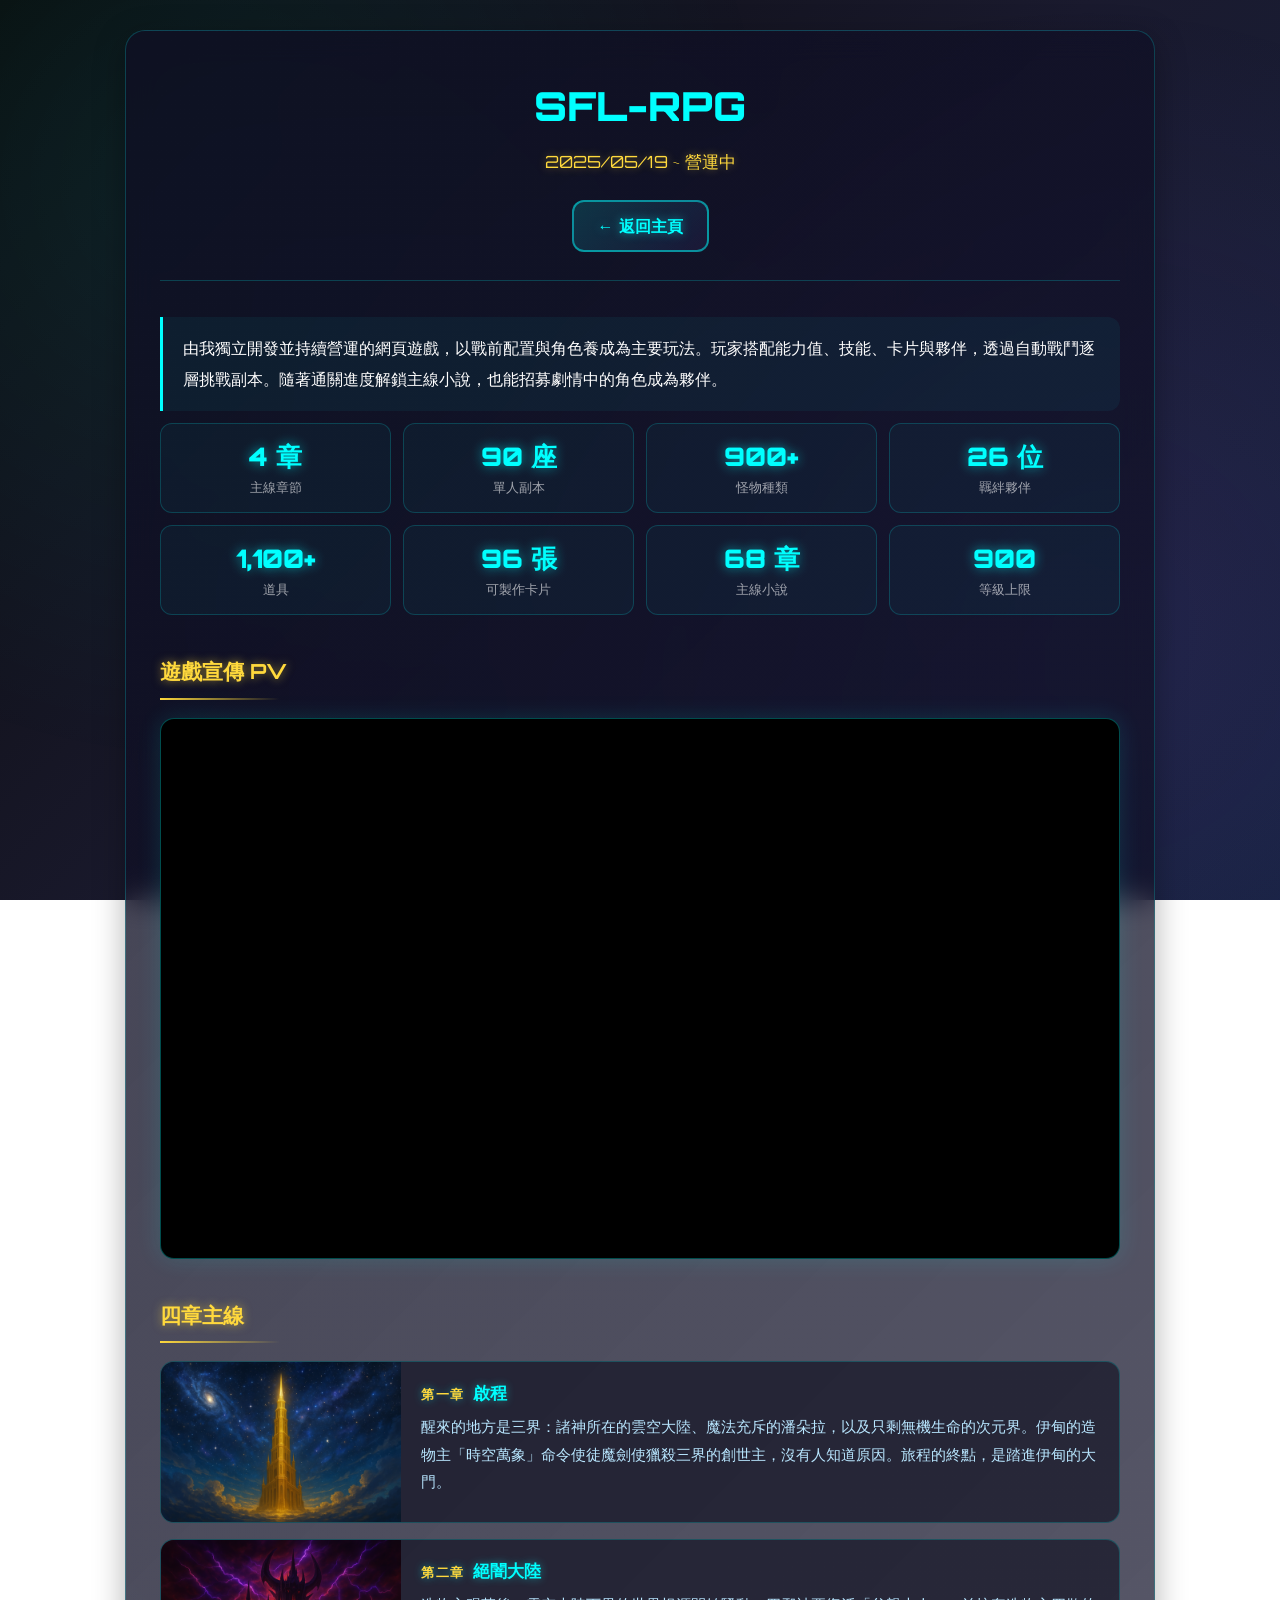
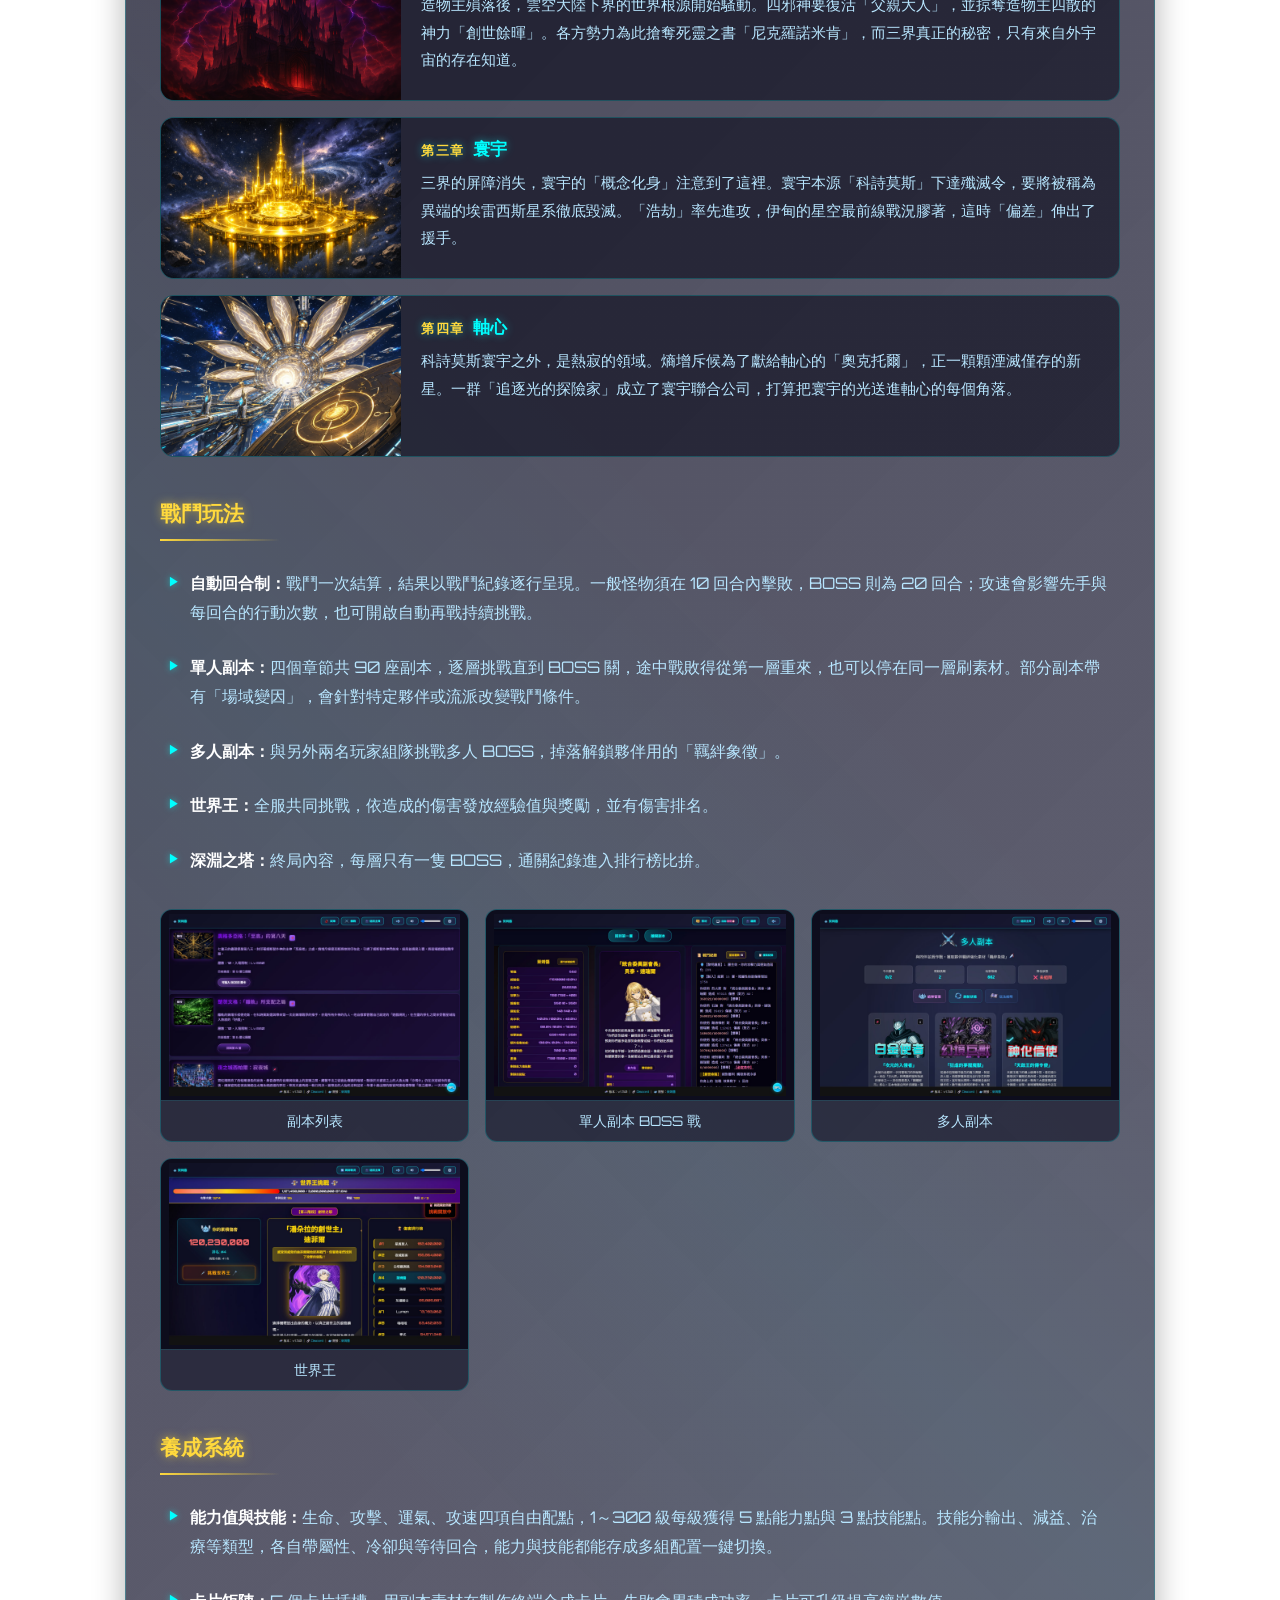
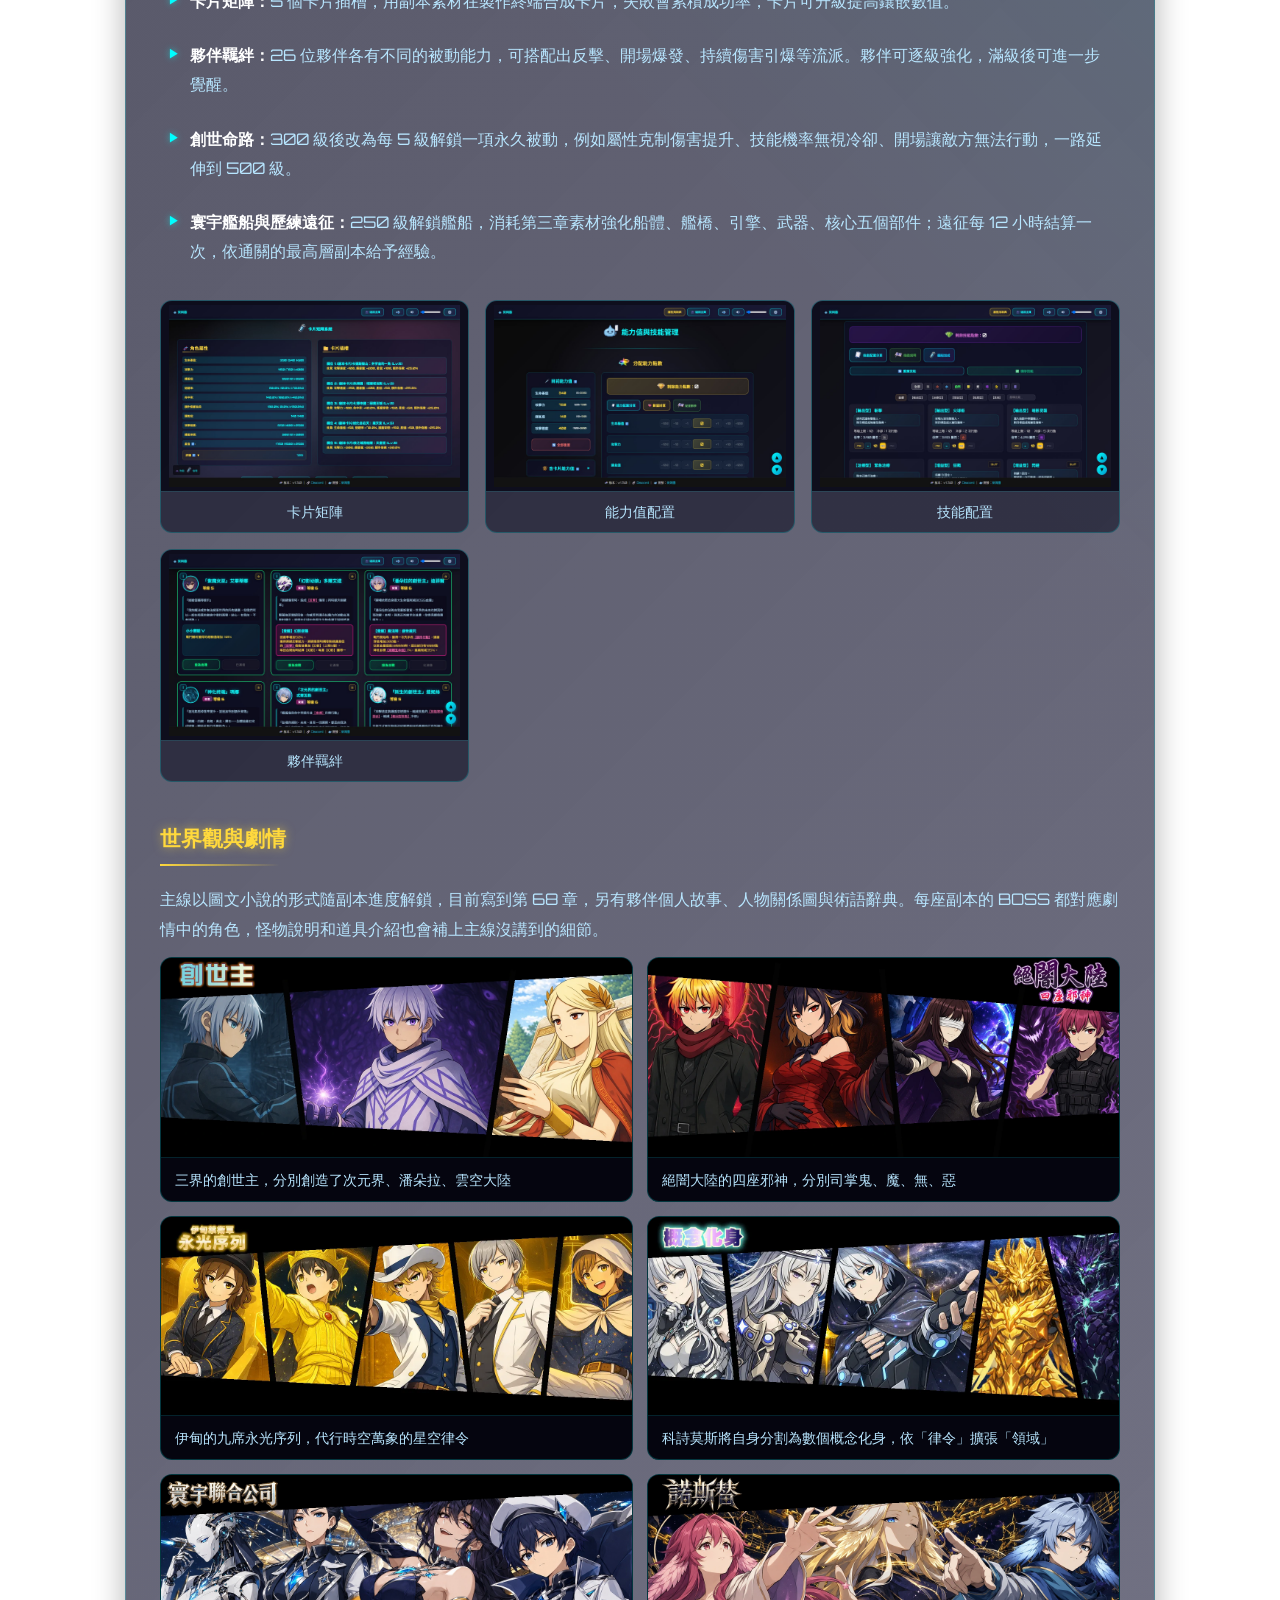
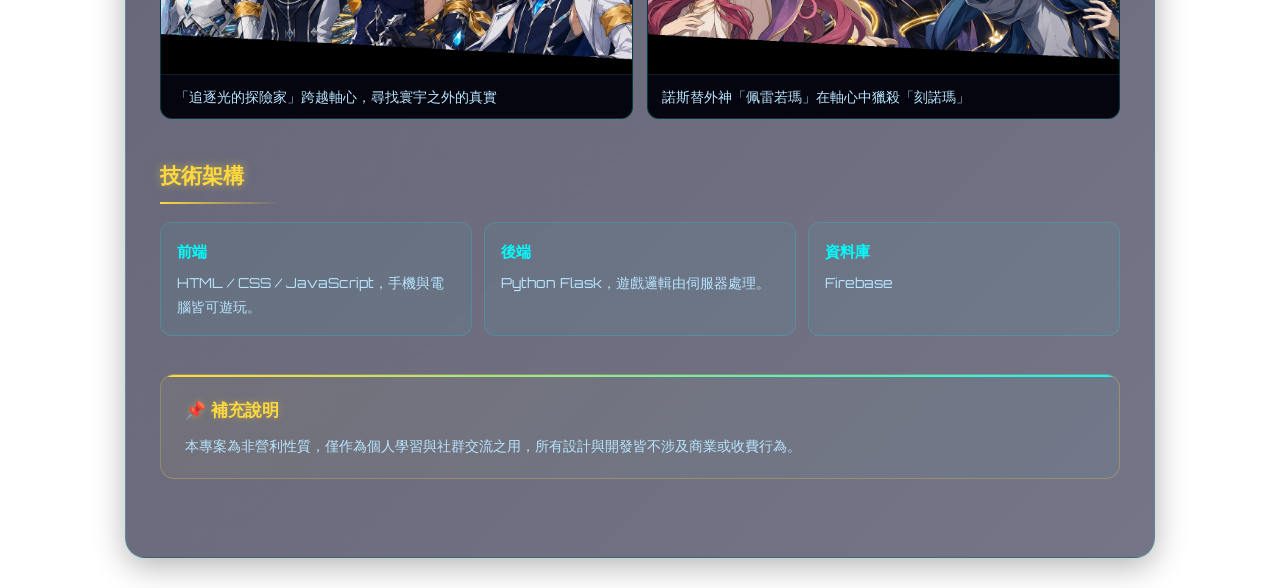
<file: project3-detail.html>
<!DOCTYPE html>
<html lang="zh-TW">
<head>
    <meta charset="UTF-8">
    <meta name="viewport" content="width=device-width, initial-scale=1.0">
    <link rel="icon" href="favicon.ico" />
    <title>SFL-RPG - 萊姆醬</title>
    <link rel="stylesheet" href="css/project-detail.css?v=2026110101">
</head>
<body class="detail-page">
    <div class="detail-container">
        <div class="detail-header">
            <h1 class="detail-title">SFL-RPG</h1>
            <p class="detail-subtitle">2025/05/19 ~ 營運中</p>
            <a href="index.html" class="back-button">← 返回主頁</a>
        </div>

        <div class="content-section">
            <p class="lead">由我獨立開發並持續營運的網頁遊戲，以戰前配置與角色養成為主要玩法。玩家搭配能力值、技能、卡片與夥伴，透過自動戰鬥逐層挑戰副本。隨著通關進度解鎖主線小說，也能招募劇情中的角色成為夥伴。</p>
            <div class="d-stats">
                <div class="d-stat"><b>4 章</b><span>主線章節</span></div>
                <div class="d-stat"><b>90 座</b><span>單人副本</span></div>
                <div class="d-stat"><b>900+</b><span>怪物種類</span></div>
                <div class="d-stat"><b>26 位</b><span>羈絆夥伴</span></div>
                <div class="d-stat"><b>1,100+</b><span>道具</span></div>
                <div class="d-stat"><b>96 張</b><span>可製作卡片</span></div>
                <div class="d-stat"><b>68 章</b><span>主線小說</span></div>
                <div class="d-stat"><b>900</b><span>等級上限</span></div>
            </div>
        </div>

        <div class="content-section">
            <h3 class="block-title">遊戲宣傳 PV</h3>
            <div class="video-wrap">
                <iframe src="https://www.youtube-nocookie.com/embed/Upxf0WKxTC4?rel=0" title="SFL-RPG 遊戲主宣傳 PV" allow="encrypted-media; picture-in-picture" allowfullscreen loading="lazy"></iframe>
            </div>
        </div>

        <div class="content-section">
            <h3 class="block-title">四章主線</h3>
            <div class="chapter-list">
                <div class="chapter-row">
                    <img src="img/sfl/dungeon_cosmosanctum.png" alt="第一章 啟程" loading="lazy">
                    <div class="chapter-text">
                        <h4><span>第一章</span>啟程</h4>
                        <p>醒來的地方是三界：諸神所在的雲空大陸、魔法充斥的潘朵拉，以及只剩無機生命的次元界。伊甸的造物主「時空萬象」命令使徒魔劍使獵殺三界的創世主，沒有人知道原因。旅程的終點，是踏進伊甸的大門。</p>
                    </div>
                </div>
                <div class="chapter-row">
                    <img src="img/sfl/DemonKing_Castle.png" alt="第二章 絕闇大陸" loading="lazy">
                    <div class="chapter-text">
                        <h4><span>第二章</span>絕闇大陸</h4>
                        <p>造物主殞落後，雲空大陸下界的世界根源開始騷動。四邪神要復活「父親大人」，並掠奪造物主四散的神力「創世餘暉」。各方勢力為此搶奪死靈之書「尼克羅諾米肯」，而三界真正的秘密，只有來自外宇宙的存在知道。</p>
                    </div>
                </div>
                <div class="chapter-row">
                    <img src="img/sfl/dungeon_star_frontline.png" alt="第三章 寰宇" loading="lazy">
                    <div class="chapter-text">
                        <h4><span>第三章</span>寰宇</h4>
                        <p>三界的屏障消失，寰宇的「概念化身」注意到了這裡。寰宇本源「科詩莫斯」下達殲滅令，要將被稱為異端的埃雷西斯星系徹底毀滅。「浩劫」率先進攻，伊甸的星空最前線戰況膠著，這時「偏差」伸出了援手。</p>
                    </div>
                </div>
                <div class="chapter-row">
                    <img src="img/sfl/dungeon_spaceport.png" alt="第四章 軸心" loading="lazy">
                    <div class="chapter-text">
                        <h4><span>第四章</span>軸心</h4>
                        <p>科詩莫斯寰宇之外，是熱寂的領域。熵增斥候為了獻給軸心的「奧克托爾」，正一顆顆湮滅僅存的新星。一群「追逐光的探險家」成立了寰宇聯合公司，打算把寰宇的光送進軸心的每個角落。</p>
                    </div>
                </div>
            </div>
        </div>

        <div class="content-section">
            <h3 class="block-title">戰鬥玩法</h3>
            <ul class="content-list">
                <li><strong>自動回合制：</strong>戰鬥一次結算，結果以戰鬥紀錄逐行呈現。一般怪物須在 10 回合內擊敗，BOSS 則為 20 回合；攻速會影響先手與每回合的行動次數，也可開啟自動再戰持續挑戰。</li>
                <li><strong>單人副本：</strong>四個章節共 90 座副本，逐層挑戰直到 BOSS 關，途中戰敗得從第一層重來，也可以停在同一層刷素材。部分副本帶有「場域變因」，會針對特定夥伴或流派改變戰鬥條件。</li>
                <li><strong>多人副本：</strong>與另外兩名玩家組隊挑戰多人 BOSS，掉落解鎖夥伴用的「羈絆象徵」。</li>
                <li><strong>世界王：</strong>全服共同挑戰，依造成的傷害發放經驗值與獎勵，並有傷害排名。</li>
                <li><strong>深淵之塔：</strong>終局內容，每層只有一隻 BOSS，通關紀錄進入排行榜比拚。</li>
            </ul>
            <div class="image-gallery">
                <div class="gallery-item">
                    <img src="img/sfl/ui_dungeons.jpg" alt="第四章副本列表" loading="lazy">
                    <div class="image-caption">副本列表</div>
                </div>
                <div class="gallery-item">
                    <img src="img/sfl/ui_battle.jpg" alt="單人副本 BOSS 戰" loading="lazy">
                    <div class="image-caption">單人副本 BOSS 戰</div>
                </div>
                <div class="gallery-item">
                    <img src="img/sfl/ui_multi.jpg" alt="多人副本" loading="lazy">
                    <div class="image-caption">多人副本</div>
                </div>
                <div class="gallery-item">
                    <img src="img/sfl/ui_world_boss.jpg" alt="世界王介面" loading="lazy">
                    <div class="image-caption">世界王</div>
                </div>
            </div>
        </div>

        <div class="content-section">
            <h3 class="block-title">養成系統</h3>
            <ul class="content-list">
                <li><strong>能力值與技能：</strong>生命、攻擊、運氣、攻速四項自由配點，1～300 級每級獲得 5 點能力點與 3 點技能點。技能分輸出、減益、治療等類型，各自帶屬性、冷卻與等待回合，能力與技能都能存成多組配置一鍵切換。</li>
                <li><strong>卡片矩陣：</strong>5 個卡片插槽，用副本素材在製作終端合成卡片，失敗會累積成功率，卡片可升級提高鑲嵌數值。</li>
                <li><strong>夥伴羈絆：</strong>26 位夥伴各有不同的被動能力，可搭配出反擊、開場爆發、持續傷害引爆等流派。夥伴可逐級強化，滿級後可進一步覺醒。</li>
                <li><strong>創世命路：</strong>300 級後改為每 5 級解鎖一項永久被動，例如屬性克制傷害提升、技能機率無視冷卻、開場讓敵方無法行動，一路延伸到 500 級。</li>
                <li><strong>寰宇艦船與歷練遠征：</strong>250 級解鎖艦船，消耗第三章素材強化船體、艦橋、引擎、武器、核心五個部件；遠征每 12 小時結算一次，依通關的最高層副本給予經驗。</li>
            </ul>
            <div class="image-gallery">
                <div class="gallery-item">
                    <img src="img/sfl/ui_card.jpg" alt="卡片矩陣" loading="lazy">
                    <div class="image-caption">卡片矩陣</div>
                </div>
                <div class="gallery-item">
                    <img src="img/sfl/ui_stats.jpg" alt="能力值系統" loading="lazy">
                    <div class="image-caption">能力值配置</div>
                </div>
                <div class="gallery-item">
                    <img src="img/sfl/ui_skill.jpg" alt="技能系統" loading="lazy">
                    <div class="image-caption">技能配置</div>
                </div>
                <div class="gallery-item">
                    <img src="img/sfl/ui_bond.jpg" alt="夥伴羈絆系統" loading="lazy">
                    <div class="image-caption">夥伴羈絆</div>
                </div>
            </div>
        </div>

        <div class="content-section">
            <h3 class="block-title">世界觀與劇情</h3>
            <p>主線以圖文小說的形式隨副本進度解鎖，目前寫到第 68 章，另有夥伴個人故事、人物關係圖與術語辭典。每座副本的 BOSS 都對應劇情中的角色，怪物說明和道具介紹也會補上主線沒講到的細節。</p>
            <div class="lore-grid">
                <div class="lore-card">
                    <img src="img/sfl/mask_three_world.webp" alt="三界的創世主" loading="lazy">
                    <p>三界的創世主，分別創造了次元界、潘朵拉、雲空大陸</p>
                </div>
                <div class="lore-card">
                    <img src="img/sfl/mask_demon.webp" alt="絕闇大陸的四邪神" loading="lazy">
                    <p>絕闇大陸的四座邪神，分別司掌鬼、魔、無、惡</p>
                </div>
                <div class="lore-card">
                    <img src="img/sfl/mask_eden_1.webp" alt="伊甸永光序列" loading="lazy">
                    <p>伊甸的九席永光序列，代行時空萬象的星空律令</p>
                </div>
                <div class="lore-card">
                    <img src="img/sfl/mask_conceptual_lncarnation.webp" alt="概念化身" loading="lazy">
                    <p>科詩莫斯將自身分割為數個概念化身，依「律令」擴張「領域」</p>
                </div>
                <div class="lore-card">
                    <img src="img/sfl/mask_universal_union_company.webp" alt="寰宇聯合公司" loading="lazy">
                    <p>「追逐光的探險家」跨越軸心，尋找寰宇之外的真實</p>
                </div>
                <div class="lore-card">
                    <img src="img/sfl/mask_gnostic.webp" alt="諾斯替外神" loading="lazy">
                    <p>諾斯替外神「佩雷若瑪」在軸心中獵殺「刻諾瑪」</p>
                </div>
            </div>
        </div>

        <div class="content-section">
            <h3 class="block-title">技術架構</h3>
            <div class="tech-grid">
                <div class="tech-item">
                    <h4>前端</h4>
                    <p>HTML / CSS / JavaScript，手機與電腦皆可遊玩。</p>
                </div>
                <div class="tech-item">
                    <h4>後端</h4>
                    <p>Python Flask，遊戲邏輯由伺服器處理。</p>
                </div>
                <div class="tech-item">
                    <h4>資料庫</h4>
                    <p>Firebase</p>
                </div>
            </div>
        </div>

        <div class="content-section">
            <div class="note-section">
                <h3>📌 補充說明</h3>
                <p>本專案為非營利性質，僅作為個人學習與社群交流之用，所有設計與開發皆不涉及商業或收費行為。</p>
            </div>
        </div>
    </div>
</body>
</html>
</file>
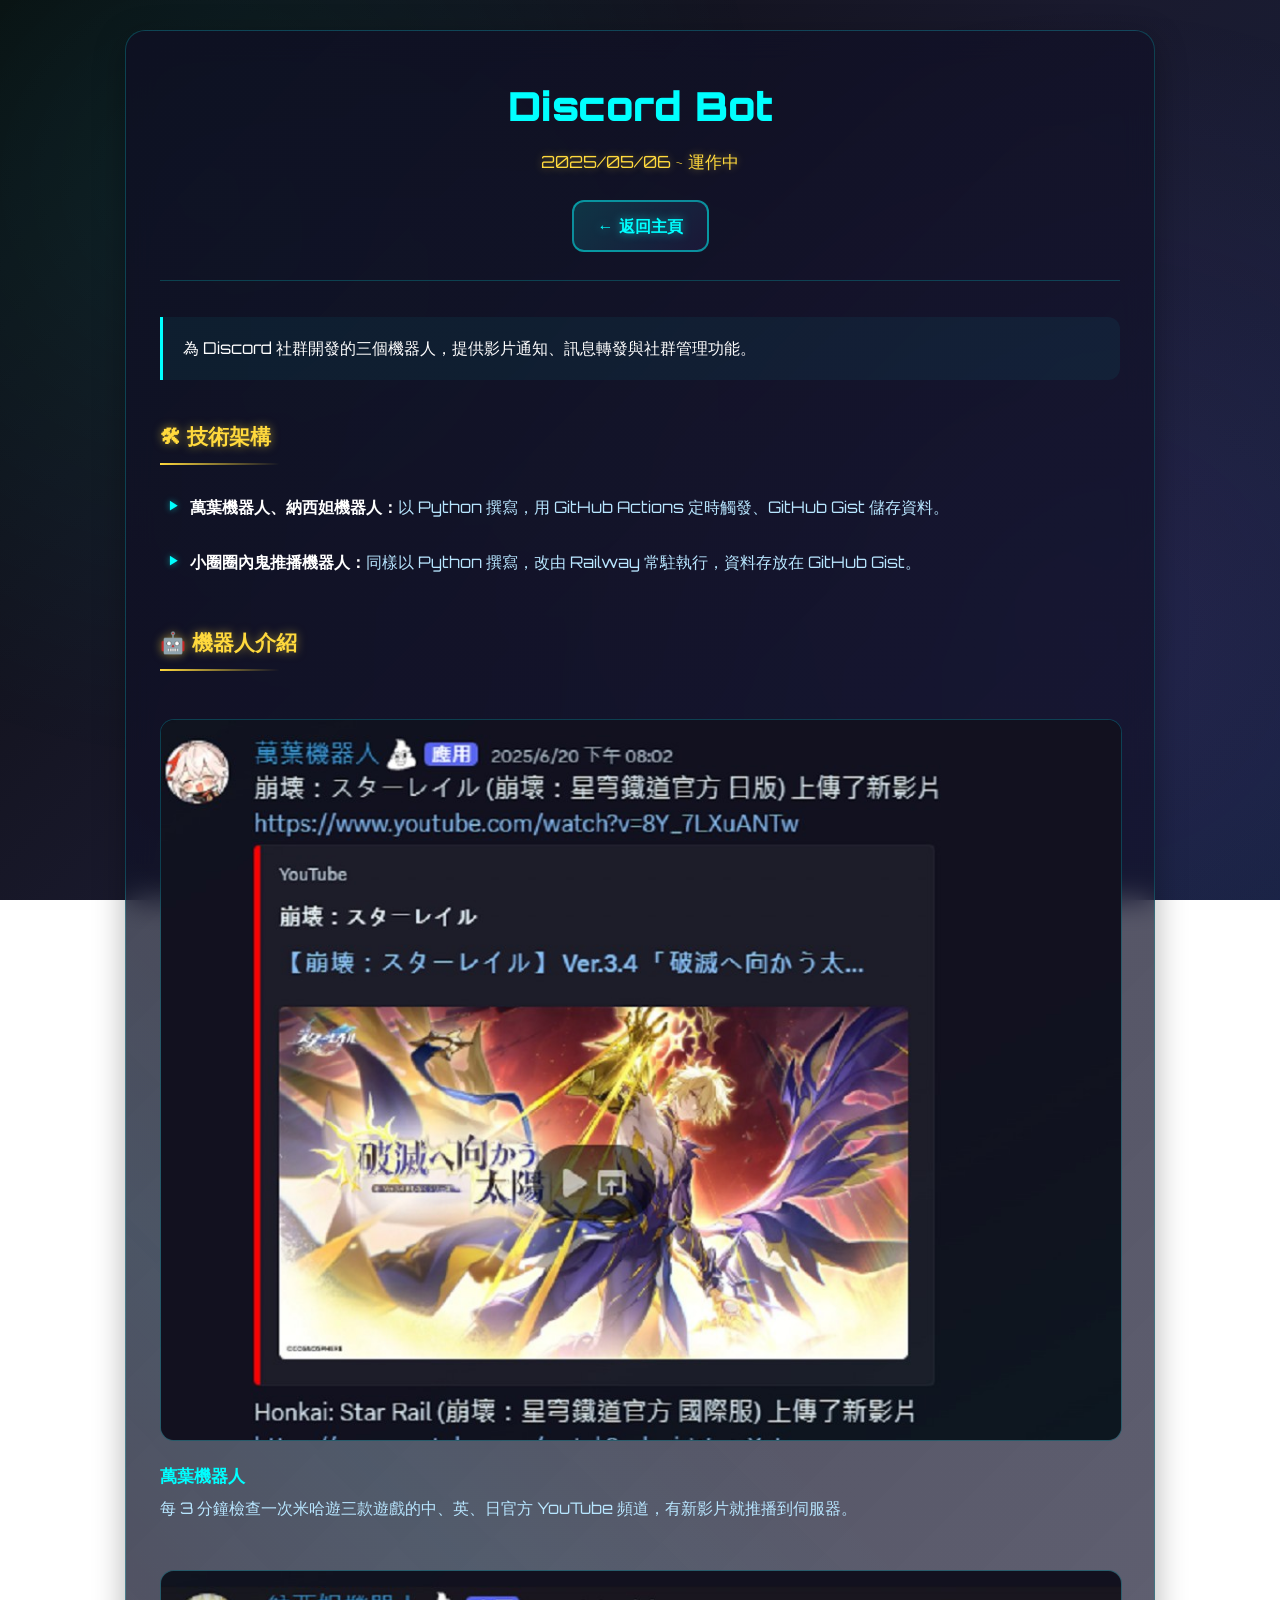
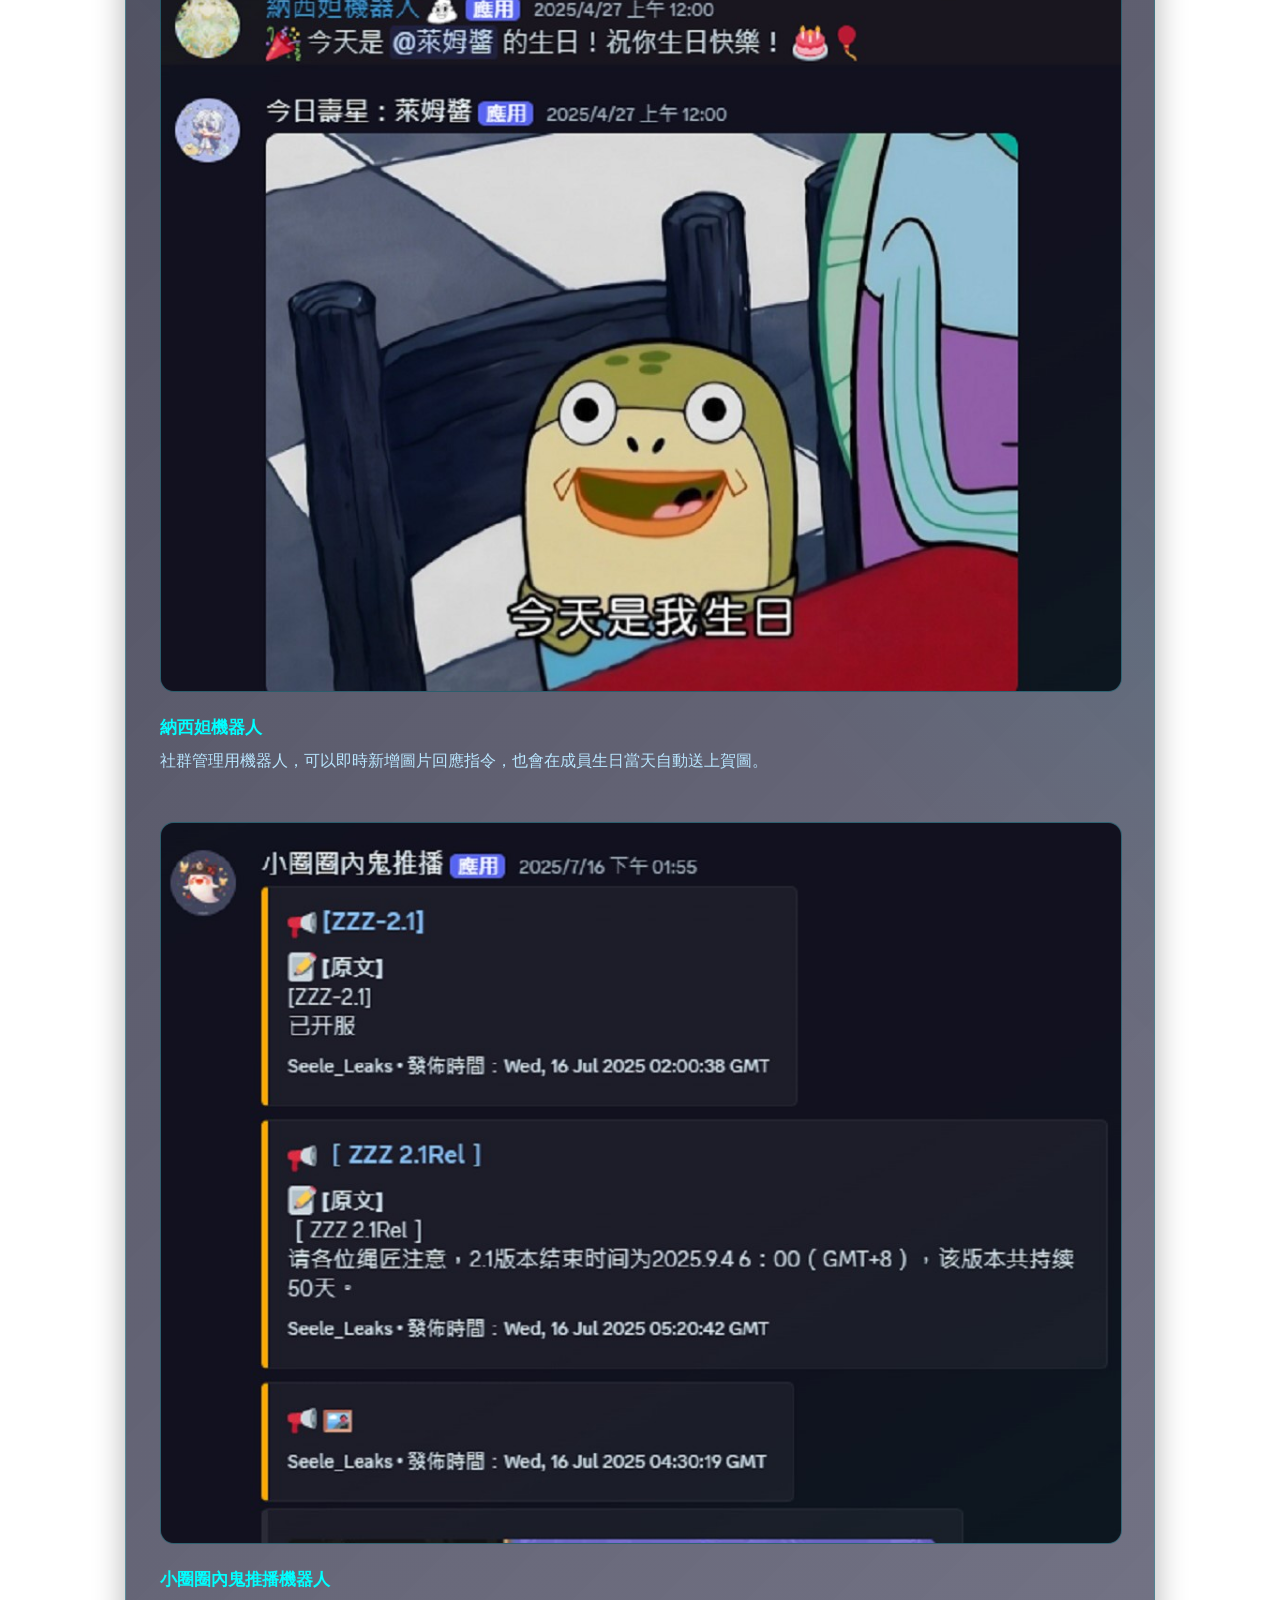
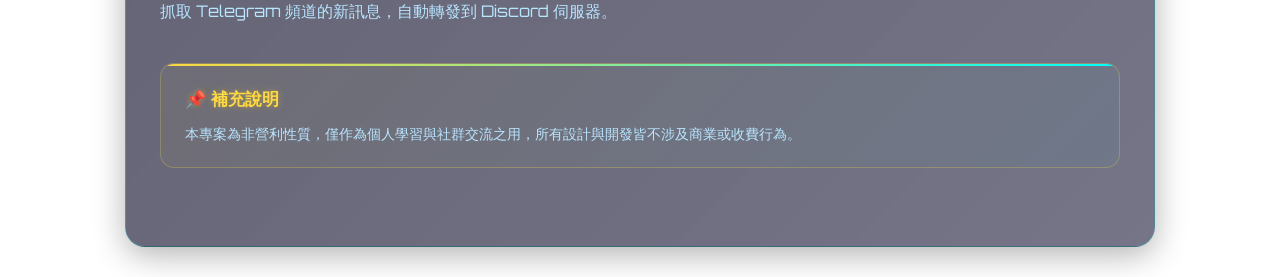
<file: project4-detail.html>
<!DOCTYPE html>
<html lang="zh-TW">
<head>
    <meta charset="UTF-8">
    <meta name="viewport" content="width=device-width, initial-scale=1.0">
    <link rel="icon" href="favicon.ico" />
    <title>Discord Bot - 萊姆醬</title>
    <link rel="stylesheet" href="css/project-detail.css?v=2026110101">
</head>
<body class="detail-page">
    <div class="detail-container">
        <div class="detail-header">
            <h1 class="detail-title">Discord Bot</h1>
            <p class="detail-subtitle">2025/05/06 ~ 運作中</p>
            <a href="index.html" class="back-button">← 返回主頁</a>
        </div>

        <div class="content-section">
            <p class="lead">為 Discord 社群開發的三個機器人，提供影片通知、訊息轉發與社群管理功能。</p>
        </div>

        <div class="content-section">
            <h3 class="block-title">🛠 技術架構</h3>
            <ul class="content-list">
                <li><strong>萬葉機器人、納西妲機器人：</strong>以 Python 撰寫，用 GitHub Actions 定時觸發、GitHub Gist 儲存資料。</li>
                <li><strong>小圈圈內鬼推播機器人：</strong>同樣以 Python 撰寫，改由 Railway 常駐執行，資料存放在 GitHub Gist。</li>
            </ul>
        </div>

        <div class="content-section">
            <h3 class="block-title">🤖 機器人介紹</h3>
            <div class="bot-block">
                <img src="img/kazubot.jpg" alt="萬葉機器人" class="detail-image" loading="lazy">
                <h4>萬葉機器人</h4>
                <p>每 3 分鐘檢查一次米哈遊三款遊戲的中、英、日官方 YouTube 頻道，有新影片就推播到伺服器。</p>
            </div>
            <div class="bot-block">
                <img src="img/nahidabot.jpg" alt="納西妲機器人" class="detail-image" loading="lazy">
                <h4>納西妲機器人</h4>
                <p>社群管理用機器人，可以即時新增圖片回應指令，也會在成員生日當天自動送上賀圖。</p>
            </div>
            <div class="bot-block">
                <img src="img/telegrambot.jpg" alt="小圈圈內鬼推播機器人" class="detail-image" loading="lazy">
                <h4>小圈圈內鬼推播機器人</h4>
                <p>抓取 Telegram 頻道的新訊息，自動轉發到 Discord 伺服器。</p>
            </div>
        </div>

        <div class="content-section">
            <div class="note-section">
                <h3>📌 補充說明</h3>
                <p>本專案為非營利性質，僅作為個人學習與社群交流之用，所有設計與開發皆不涉及商業或收費行為。</p>
            </div>
        </div>
    </div>
</body>
</html>
</file>
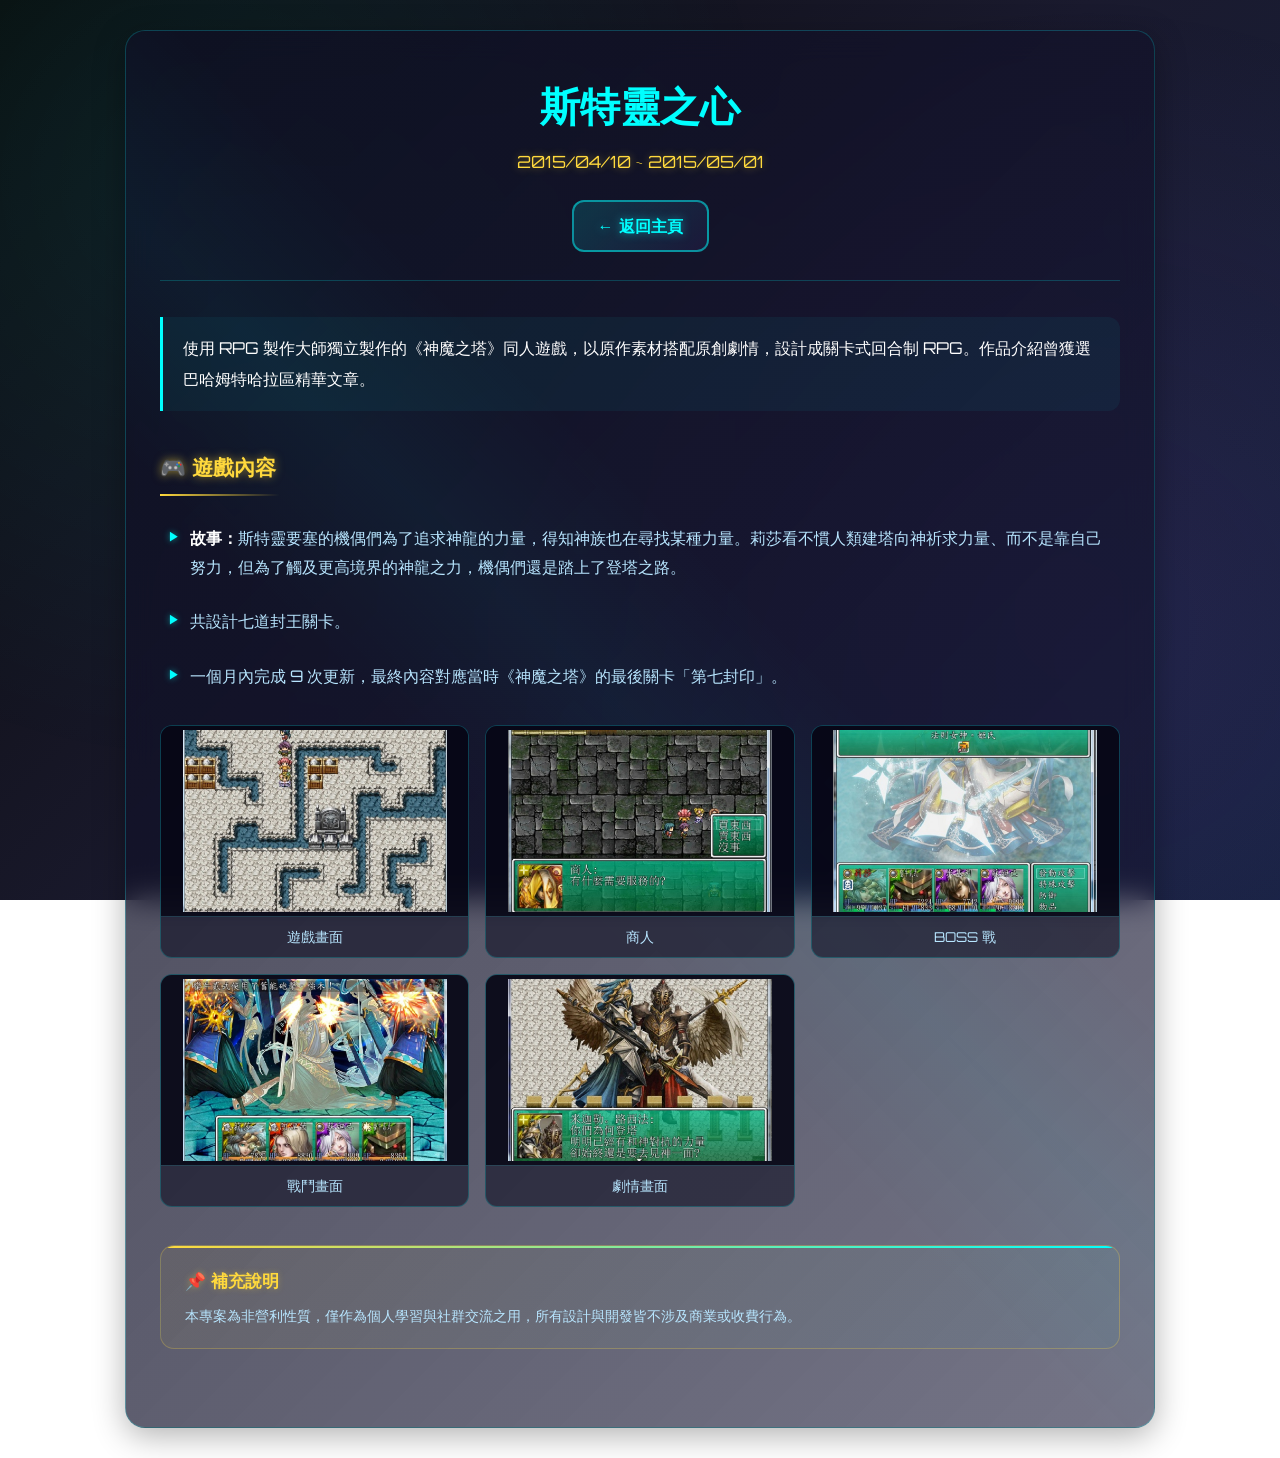
<file: project5-detail.html>
<!DOCTYPE html>
<html lang="zh-TW">
<head>
    <meta charset="UTF-8">
    <meta name="viewport" content="width=device-width, initial-scale=1.0">
    <link rel="icon" href="favicon.ico" />
    <title>斯特靈之心 - 萊姆醬</title>
    <link rel="stylesheet" href="css/project-detail.css?v=2026110101">
</head>
<body class="detail-page">
    <div class="detail-container">
        <div class="detail-header">
            <h1 class="detail-title">斯特靈之心</h1>
            <p class="detail-subtitle">2015/04/10 ~ 2015/05/01</p>
            <a href="index.html" class="back-button">← 返回主頁</a>
        </div>

        <div class="content-section">
            <p class="lead">使用 RPG 製作大師獨立製作的《神魔之塔》同人遊戲，以原作素材搭配原創劇情，設計成關卡式回合制 RPG。作品介紹曾獲選巴哈姆特哈拉區精華文章。</p>
        </div>

        <div class="content-section">
            <h3 class="block-title">🎮 遊戲內容</h3>
            <ul class="content-list">
                <li><strong>故事：</strong>斯特靈要塞的機偶們為了追求神龍的力量，得知神族也在尋找某種力量。莉莎看不慣人類建塔向神祈求力量、而不是靠自己努力，但為了觸及更高境界的神龍之力，機偶們還是踏上了登塔之路。</li>
                <li>共設計七道封王關卡。</li>
                <li>一個月內完成 9 次更新，最終內容對應當時《神魔之塔》的最後關卡「第七封印」。</li>
            </ul>
            <div class="image-gallery">
                <div class="gallery-item">
                    <img src="img/tos1.jpg" alt="遊戲畫面" loading="lazy">
                    <div class="image-caption">遊戲畫面</div>
                </div>
                <div class="gallery-item">
                    <img src="img/tos3.jpg" alt="商人" loading="lazy">
                    <div class="image-caption">商人</div>
                </div>
                <div class="gallery-item">
                    <img src="img/tos2.jpg" alt="BOSS 戰" loading="lazy">
                    <div class="image-caption">BOSS 戰</div>
                </div>
                <div class="gallery-item">
                    <img src="img/tos4.jpg" alt="戰鬥畫面" loading="lazy">
                    <div class="image-caption">戰鬥畫面</div>
                </div>
                <div class="gallery-item">
                    <img src="img/tos5.jpg" alt="劇情畫面" loading="lazy">
                    <div class="image-caption">劇情畫面</div>
                </div>
            </div>
        </div>

        <div class="content-section">
            <div class="note-section">
                <h3>📌 補充說明</h3>
                <p>本專案為非營利性質，僅作為個人學習與社群交流之用，所有設計與開發皆不涉及商業或收費行為。</p>
            </div>
        </div>
    </div>
</body>
</html>
</file>
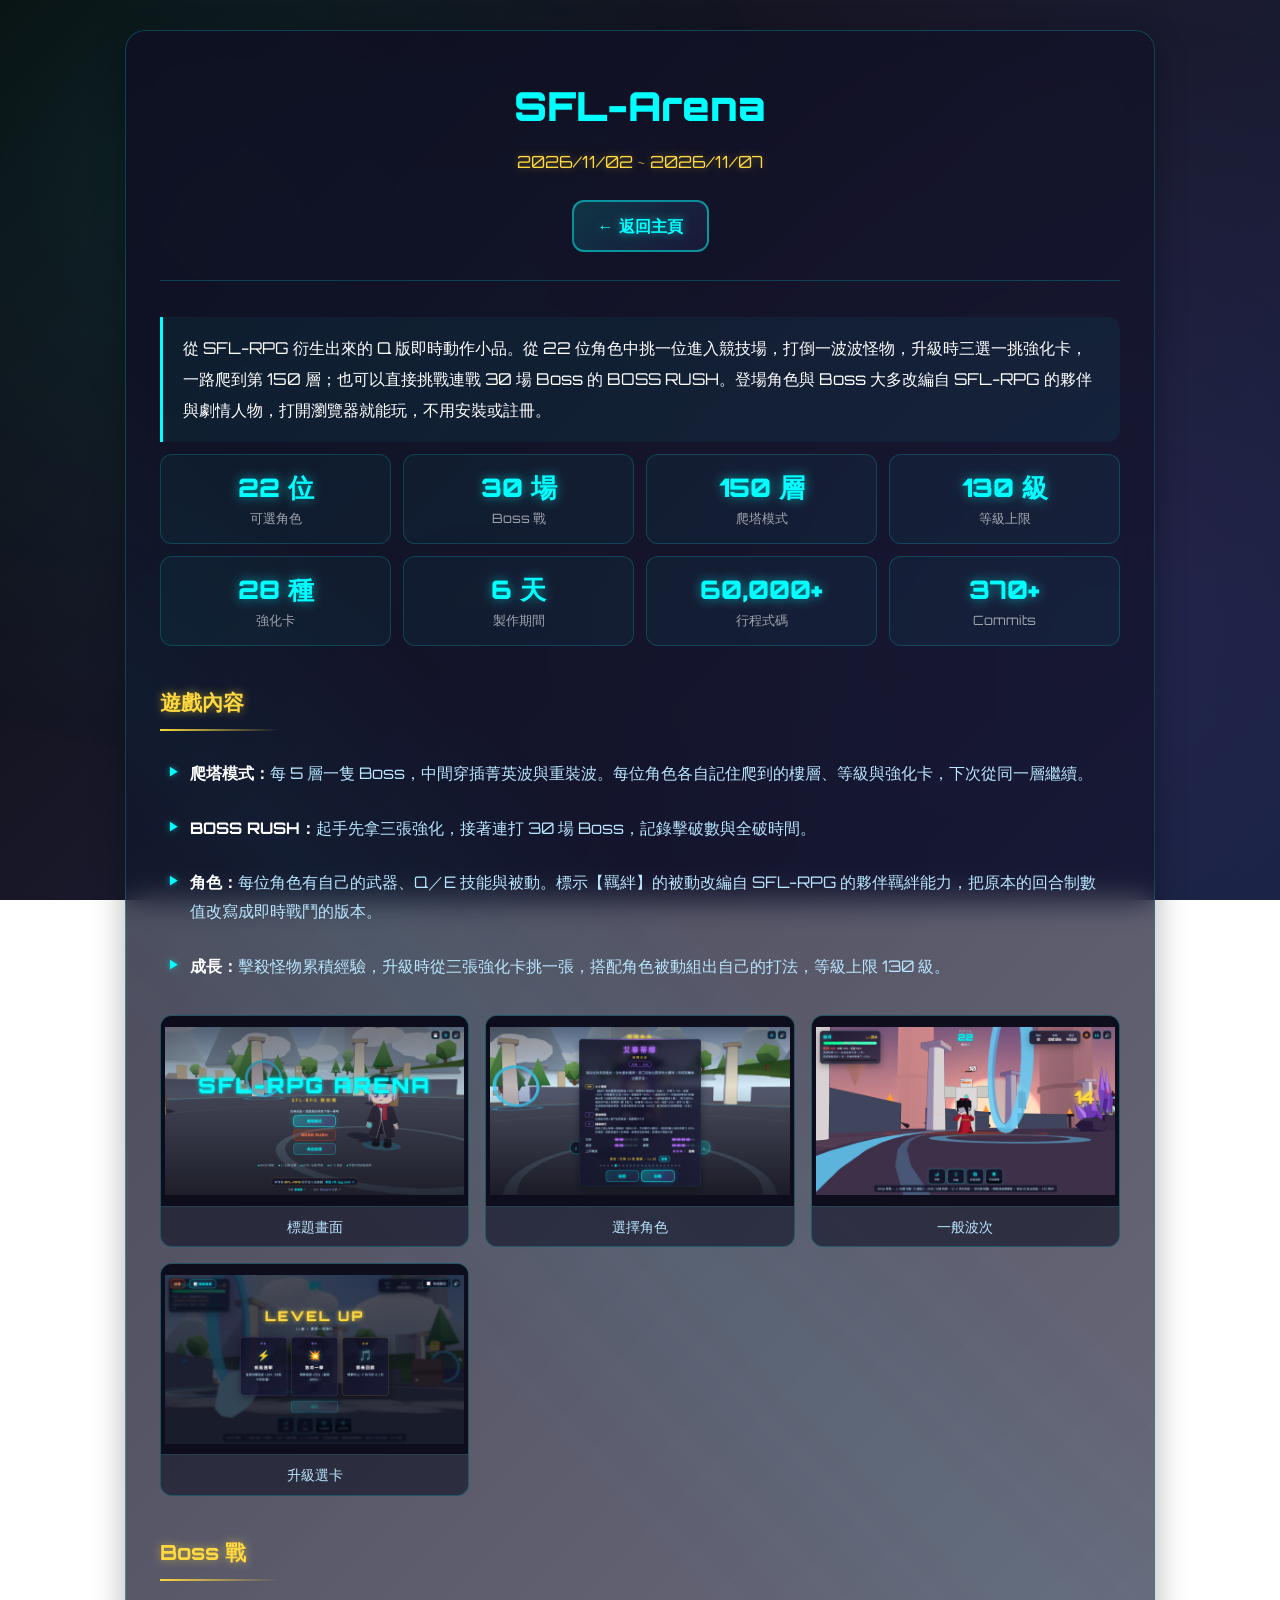
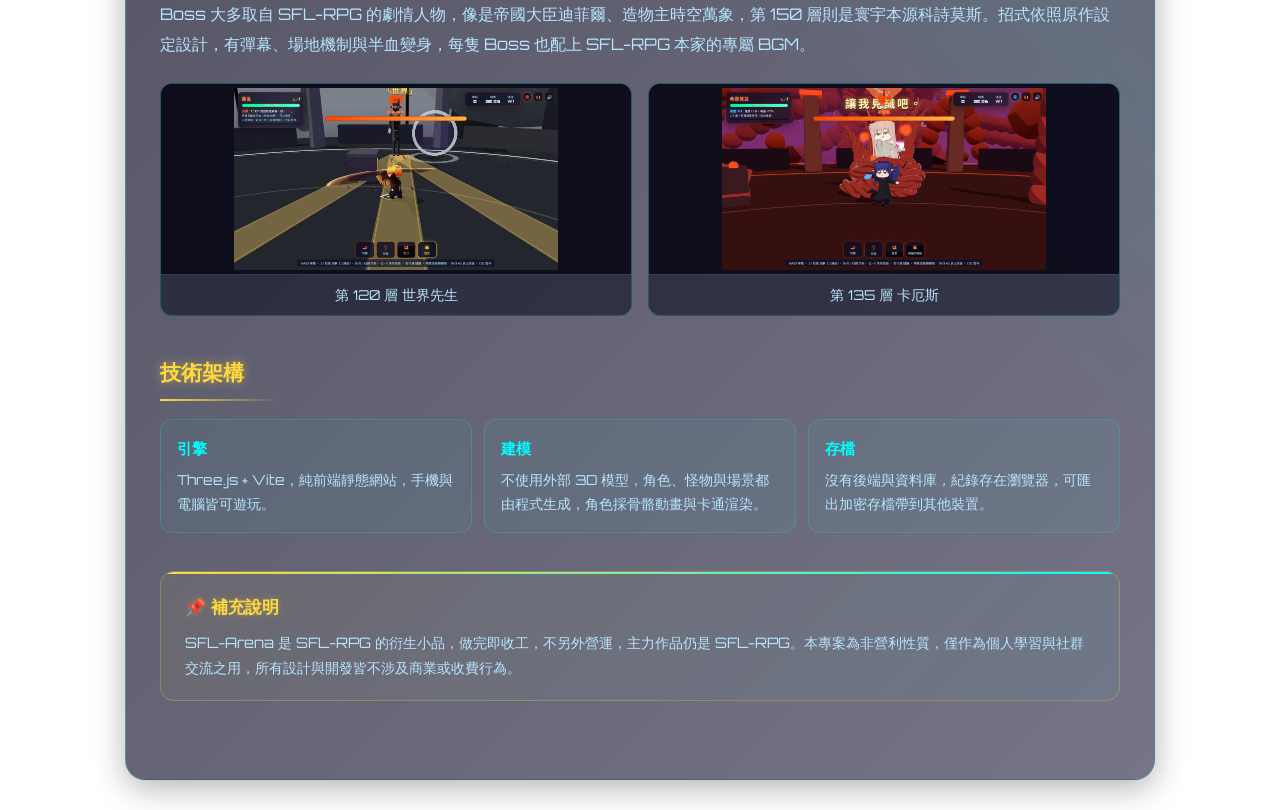
<file: project6-detail.html>
<!DOCTYPE html>
<html lang="zh-TW">
<head>
    <meta charset="UTF-8">
    <meta name="viewport" content="width=device-width, initial-scale=1.0">
    <link rel="icon" href="favicon.ico" />
    <title>SFL-Arena - 萊姆醬</title>
    <link rel="stylesheet" href="css/project-detail.css?v=2026110101">
</head>
<body class="detail-page">
    <div class="detail-container">
        <div class="detail-header">
            <h1 class="detail-title">SFL-Arena</h1>
            <p class="detail-subtitle">2026/11/02 ~ 2026/11/07</p>
            <a href="index.html" class="back-button">← 返回主頁</a>
        </div>

        <div class="content-section">
            <p class="lead">從 SFL-RPG 衍生出來的 Q 版即時動作小品。從 22 位角色中挑一位進入競技場，打倒一波波怪物，升級時三選一挑強化卡，一路爬到第 150 層；也可以直接挑戰連戰 30 場 Boss 的 BOSS RUSH。登場角色與 Boss 大多改編自 SFL-RPG 的夥伴與劇情人物，打開瀏覽器就能玩，不用安裝或註冊。</p>
            <div class="d-stats">
                <div class="d-stat"><b>22 位</b><span>可選角色</span></div>
                <div class="d-stat"><b>30 場</b><span>Boss 戰</span></div>
                <div class="d-stat"><b>150 層</b><span>爬塔模式</span></div>
                <div class="d-stat"><b>130 級</b><span>等級上限</span></div>
                <div class="d-stat"><b>28 種</b><span>強化卡</span></div>
                <div class="d-stat"><b>6 天</b><span>製作期間</span></div>
                <div class="d-stat"><b>60,000+</b><span>行程式碼</span></div>
                <div class="d-stat"><b>370+</b><span>Commits</span></div>
            </div>
        </div>

        <div class="content-section">
            <h3 class="block-title">遊戲內容</h3>
            <ul class="content-list">
                <li><strong>爬塔模式：</strong>每 5 層一隻 Boss，中間穿插菁英波與重裝波。每位角色各自記住爬到的樓層、等級與強化卡，下次從同一層繼續。</li>
                <li><strong>BOSS RUSH：</strong>起手先拿三張強化，接著連打 30 場 Boss，記錄擊破數與全破時間。</li>
                <li><strong>角色：</strong>每位角色有自己的武器、Q／E 技能與被動。標示【羈絆】的被動改編自 SFL-RPG 的夥伴羈絆能力，把原本的回合制數值改寫成即時戰鬥的版本。</li>
                <li><strong>成長：</strong>擊殺怪物累積經驗，升級時從三張強化卡挑一張，搭配角色被動組出自己的打法，等級上限 130 級。</li>
            </ul>
            <div class="image-gallery">
                <div class="gallery-item">
                    <img src="img/arena/arena_title.jpg" alt="標題畫面" loading="lazy">
                    <div class="image-caption">標題畫面</div>
                </div>
                <div class="gallery-item">
                    <img src="img/arena/arena_select.jpg" alt="選擇角色" loading="lazy">
                    <div class="image-caption">選擇角色</div>
                </div>
                <div class="gallery-item">
                    <img src="img/arena/arena_battle.jpg" alt="一般波次戰鬥" loading="lazy">
                    <div class="image-caption">一般波次</div>
                </div>
                <div class="gallery-item">
                    <img src="img/arena/arena_levelup.jpg" alt="升級選擇強化卡" loading="lazy">
                    <div class="image-caption">升級選卡</div>
                </div>
            </div>
        </div>

        <div class="content-section">
            <h3 class="block-title">Boss 戰</h3>
            <p>Boss 大多取自 SFL-RPG 的劇情人物，像是帝國大臣迪菲爾、造物主時空萬象，第 150 層則是寰宇本源科詩莫斯。招式依照原作設定設計，有彈幕、場地機制與半血變身，每隻 Boss 也配上 SFL-RPG 本家的專屬 BGM。</p>
            <div class="image-gallery">
                <div class="gallery-item">
                    <img src="img/arena/arena_boss1.jpg" alt="世界先生 Boss 戰" loading="lazy">
                    <div class="image-caption">第 120 層 世界先生</div>
                </div>
                <div class="gallery-item">
                    <img src="img/arena/arena_boss2.jpg" alt="卡厄斯 Boss 戰" loading="lazy">
                    <div class="image-caption">第 135 層 卡厄斯</div>
                </div>
            </div>
        </div>

        <div class="content-section">
            <h3 class="block-title">技術架構</h3>
            <div class="tech-grid">
                <div class="tech-item">
                    <h4>引擎</h4>
                    <p>Three.js + Vite，純前端靜態網站，手機與電腦皆可遊玩。</p>
                </div>
                <div class="tech-item">
                    <h4>建模</h4>
                    <p>不使用外部 3D 模型，角色、怪物與場景都由程式生成，角色採骨骼動畫與卡通渲染。</p>
                </div>
                <div class="tech-item">
                    <h4>存檔</h4>
                    <p>沒有後端與資料庫，紀錄存在瀏覽器，可匯出加密存檔帶到其他裝置。</p>
                </div>
            </div>
        </div>

        <div class="content-section">
            <div class="note-section">
                <h3>📌 補充說明</h3>
                <p>SFL-Arena 是 SFL-RPG 的衍生小品，做完即收工，不另外營運，主力作品仍是 SFL-RPG。本專案為非營利性質，僅作為個人學習與社群交流之用，所有設計與開發皆不涉及商業或收費行為。</p>
            </div>
        </div>
    </div>
</body>
</html>
</file>
<file: css/main.css>
@import url('https://fonts.googleapis.com/css2?family=Orbitron:wght@400;700;900&display=swap');

:root {
    --primary-bg: linear-gradient(135deg, #0a0a0a 0%, #1a1a2e 50%, #16213e 100%);
    --accent-color: #00ffff;
    --subtitle-color: #ffd93d;
    --boss-color: #ff4500;
    --violet: #8b5cf6;
    --text-color: #ffffff;
    --text-muted: #b8e6ff;
    --text-dim: rgba(255, 255, 255, 0.6);
    --card-bg: linear-gradient(135deg, rgba(15, 15, 35, 0.8) 0%, rgba(25, 25, 55, 0.6) 100%);
    --card-border: rgba(0, 255, 255, 0.2);
    --shadow-light: 0 4px 8px rgba(0, 0, 0, 0.3);
    --shadow-medium: 0 6px 12px rgba(0, 0, 0, 0.4);
    --shadow-panel: 0 8px 32px rgba(0, 0, 0, 0.3);
    --radius-sm: 8px;
    --radius-md: 15px;
    --radius-lg: 20px;
}

* {
    margin: 0;
    padding: 0;
    box-sizing: border-box;
}

html {
    background-color: #0a0a0a;
    overscroll-behavior: none;
    scroll-behavior: smooth;
    scroll-padding-top: 80px;
    -webkit-user-select: none;
    user-select: none;
    -webkit-touch-callout: none;
}

textarea, input {
    -webkit-user-select: text;
    user-select: text;
}

body {
    font-family: 'Orbitron', 'Microsoft JhengHei', 'PingFang TC', sans-serif;
    background: var(--primary-bg);
    background-attachment: fixed;
    color: var(--text-color);
    line-height: 1.7;
    min-height: 100vh;
    overflow-x: hidden;
    overscroll-behavior: none;
}

body::before {
    content: '';
    position: fixed;
    inset: 0;
    background:
        radial-gradient(circle at 15% 20%, rgba(0, 255, 255, 0.08) 0%, transparent 45%),
        radial-gradient(circle at 85% 70%, rgba(139, 92, 246, 0.1) 0%, transparent 50%),
        radial-gradient(circle at 50% 50%, rgba(120, 119, 198, 0.12) 0%, transparent 65%);
    z-index: -2;
    pointer-events: none;
}

a {
    color: inherit;
}

.container {
    max-width: 1200px;
    margin: 0 auto;
    padding: 0 20px;
}

/* Header */
header {
    background: rgba(10, 10, 26, 0.55);
    backdrop-filter: blur(12px);
    -webkit-backdrop-filter: blur(12px);
    border-bottom: 1px solid var(--card-border);
    position: fixed;
    width: 100%;
    top: 0;
    z-index: 1000;
    transition: background 0.3s ease, box-shadow 0.3s ease;
}

header.scrolled {
    background: rgba(10, 10, 26, 0.92);
    box-shadow: 0 4px 20px rgba(0, 0, 0, 0.5), 0 1px 0 rgba(0, 255, 255, 0.15);
}

nav {
    display: flex;
    justify-content: space-between;
    align-items: center;
    padding: 0.9rem 2rem;
    max-width: 1200px;
    margin: 0 auto;
}

.logo {
    display: flex;
    align-items: center;
    gap: 10px;
    font-size: 1.35rem;
    font-weight: 900;
    color: var(--accent-color);
    text-decoration: none;
    animation: titlePulse 2s infinite alternate;
}

.logo img {
    width: 30px;
    height: 30px;
    filter: drop-shadow(0 0 6px rgba(0, 255, 255, 0.5));
}

.nav-menu {
    display: flex;
    align-items: center;
    gap: 8px;
    list-style: none;
}

.nav-item {
    position: relative;
}

.nav-link {
    display: block;
    padding: 8px 18px;
    color: var(--text-muted);
    text-decoration: none;
    font-size: 0.85rem;
    font-weight: 700;
    border-radius: 20px;
    border: 1px solid transparent;
    transition: all 0.3s ease;
    letter-spacing: 0.05em;
}

.nav-link:hover,
.nav-link.active {
    color: var(--accent-color);
    background: rgba(0, 255, 255, 0.08);
    border-color: rgba(0, 255, 255, 0.35);
    text-shadow: 0 0 10px rgba(0, 255, 255, 0.5);
}

.nav-dropdown .nav-link {
    cursor: pointer;
}

.nav-dropdown .nav-link::after {
    content: '';
    display: inline-block;
    border-left: 4px solid transparent;
    border-right: 4px solid transparent;
    border-top: 5px solid currentColor;
    margin-left: 6px;
    vertical-align: middle;
    transition: transform 0.3s ease;
}

.nav-dropdown:hover .nav-link::after,
.nav-dropdown.open .nav-link::after {
    transform: rotate(180deg);
}

.dropdown-menu {
    position: absolute;
    top: calc(100% + 8px);
    right: 0;
    min-width: 180px;
    background: rgba(15, 15, 35, 0.96);
    border: 1px solid rgba(0, 255, 255, 0.3);
    border-radius: 12px;
    padding: 6px;
    opacity: 0;
    visibility: hidden;
    transform: translateY(-8px);
    transition: all 0.25s ease;
    box-shadow: 0 8px 24px rgba(0, 0, 0, 0.5), 0 0 15px rgba(0, 255, 255, 0.1);
    z-index: 1001;
}

.nav-dropdown:hover .dropdown-menu,
.nav-dropdown.open .dropdown-menu {
    opacity: 1;
    visibility: visible;
    transform: translateY(0);
}

.dropdown-item {
    display: block;
    padding: 10px 14px;
    color: var(--text-muted);
    text-decoration: none;
    font-size: 0.8rem;
    font-weight: 700;
    border-radius: 8px;
    transition: all 0.2s ease;
}

.dropdown-item:hover {
    color: var(--accent-color);
    background: rgba(0, 255, 255, 0.1);
    padding-left: 18px;
}

/* Scroll Buttons */
.scroll-buttons {
    position: fixed;
    bottom: 24px;
    right: 24px;
    display: flex;
    flex-direction: column;
    gap: 10px;
    z-index: 999;
}

.scroll-btn {
    width: 44px;
    height: 44px;
    border-radius: 12px;
    border: 2px solid rgba(0, 255, 255, 0.45);
    background: rgba(15, 15, 35, 0.85);
    color: var(--accent-color);
    font-size: 1.1rem;
    cursor: pointer;
    display: flex;
    align-items: center;
    justify-content: center;
    transition: all 0.3s ease;
    box-shadow: 0 0 12px rgba(0, 255, 255, 0.15);
    backdrop-filter: blur(8px);
}

.scroll-btn:hover {
    background: rgba(0, 255, 255, 0.15);
    border-color: rgba(0, 255, 255, 0.8);
    box-shadow: 0 0 20px rgba(0, 255, 255, 0.35);
    transform: translateY(-2px);
}

/* Buttons */
.sfl-btn {
    position: relative;
    display: inline-flex;
    align-items: center;
    justify-content: center;
    gap: 8px;
    background: linear-gradient(135deg, rgba(0, 255, 255, 0.15) 0%, rgba(139, 92, 246, 0.08) 100%);
    border: 2px solid rgba(0, 255, 255, 0.5);
    padding: 12px 28px;
    border-radius: 12px;
    color: var(--accent-color);
    font-family: 'Orbitron', 'Microsoft JhengHei', sans-serif;
    font-size: 0.95rem;
    font-weight: 700;
    letter-spacing: 0.08em;
    text-decoration: none;
    text-shadow: 0 0 12px rgba(0, 255, 255, 0.6);
    box-shadow: 0 0 18px rgba(0, 255, 255, 0.25);
    cursor: pointer;
    overflow: hidden;
    transition: all 0.3s ease;
}

.sfl-btn::before {
    content: '';
    position: absolute;
    top: 0;
    left: -100%;
    width: 100%;
    height: 100%;
    background: linear-gradient(90deg, transparent, rgba(0, 255, 255, 0.18), transparent);
    transition: left 0.5s ease;
}

.sfl-btn:hover::before {
    left: 100%;
}

.sfl-btn:hover {
    background: linear-gradient(135deg, rgba(0, 255, 255, 0.25) 0%, rgba(139, 92, 246, 0.15) 100%);
    border-color: rgba(0, 255, 255, 0.85);
    transform: translateY(-2px);
    box-shadow: 0 0 30px rgba(0, 255, 255, 0.45), 0 0 60px rgba(0, 255, 255, 0.15);
}

.sfl-btn:active {
    transform: scale(0.96);
}

.sfl-btn.gold {
    border-color: rgba(255, 217, 61, 0.55);
    color: var(--subtitle-color);
    background: linear-gradient(135deg, rgba(255, 217, 61, 0.14) 0%, rgba(255, 69, 0, 0.06) 100%);
    text-shadow: 0 0 12px rgba(255, 217, 61, 0.55);
    box-shadow: 0 0 18px rgba(255, 217, 61, 0.2);
}

.sfl-btn.gold::before {
    background: linear-gradient(90deg, transparent, rgba(255, 217, 61, 0.2), transparent);
}

.sfl-btn.gold:hover {
    border-color: rgba(255, 217, 61, 0.9);
    background: linear-gradient(135deg, rgba(255, 217, 61, 0.24) 0%, rgba(255, 69, 0, 0.12) 100%);
    box-shadow: 0 0 30px rgba(255, 217, 61, 0.4);
}

.sfl-btn.ghost {
    border-width: 1px;
    border-color: rgba(0, 255, 255, 0.3);
    color: #fff;
    background: var(--card-bg);
    text-shadow: none;
    box-shadow: none;
}

.sfl-btn.ghost:hover {
    color: var(--accent-color);
    border-color: rgba(0, 255, 255, 0.7);
}

@keyframes titlePulse {
    from { text-shadow: 0 0 8px rgba(0, 255, 255, 0.4); }
    to { text-shadow: 0 0 20px rgba(0, 255, 255, 0.8); }
}

@keyframes goldPulse {
    from { text-shadow: 0 0 6px rgba(255, 217, 61, 0.4); }
    to { text-shadow: 0 0 14px rgba(255, 217, 61, 0.75); }
}

/* Hero */
.hero {
    padding: 150px 0 90px;
    text-align: center;
}

.hero-eyebrow {
    display: inline-block;
    padding: 6px 18px;
    margin-bottom: 26px;
    border: 1px solid rgba(255, 217, 61, 0.45);
    border-radius: 20px;
    background: rgba(255, 217, 61, 0.06);
    color: var(--subtitle-color);
    font-size: 0.8rem;
    font-weight: 700;
    letter-spacing: 0.25em;
    animation: fadeInUp 0.8s ease-out both;
}

.hero h1 {
    font-size: 3.6rem;
    font-weight: 900;
    line-height: 1.25;
    margin-bottom: 1.4rem;
    background: linear-gradient(90deg, #00ffff 0%, #7fe3ff 45%, #a78bfa 100%);
    -webkit-background-clip: text;
    background-clip: text;
    color: transparent;
    filter: drop-shadow(0 0 18px rgba(0, 255, 255, 0.45));
    animation: fadeInUp 1s ease-out 0.1s both;
}

.hero p {
    font-size: 1.15rem;
    color: var(--text-muted);
    max-width: 720px;
    margin: 0 auto 0.4rem;
    animation: fadeInUp 1s ease-out 0.25s both;
}

.hero-actions {
    display: flex;
    flex-wrap: wrap;
    gap: 16px;
    justify-content: center;
    margin-top: 36px;
    animation: fadeInUp 1s ease-out 0.4s both;
}

/* Section Title */
.section-title {
    position: relative;
    text-align: center;
    font-size: 2.4rem;
    font-weight: 900;
    margin-bottom: 56px;
    padding-bottom: 18px;
    color: var(--subtitle-color);
    animation: goldPulse 2s infinite alternate;
}

.section-title::after {
    content: '';
    position: absolute;
    left: 50%;
    bottom: 0;
    width: 140px;
    height: 2px;
    transform: translateX(-50%);
    background: linear-gradient(90deg, transparent, var(--subtitle-color), transparent);
}

.section-title small {
    display: block;
    margin-top: 6px;
    font-size: 0.85rem;
    font-weight: 400;
    letter-spacing: 0.35em;
    color: var(--text-dim);
    animation: none;
    text-shadow: none;
}

/* Panel */
.glass-panel {
    background: var(--card-bg);
    backdrop-filter: blur(15px);
    -webkit-backdrop-filter: blur(15px);
    border: 1px solid var(--card-border);
    border-radius: var(--radius-lg);
    box-shadow: var(--shadow-panel);
    position: relative;
    overflow: hidden;
}

.glass-panel::before {
    content: '';
    position: absolute;
    inset: 0;
    background: linear-gradient(45deg, transparent 40%, rgba(0, 255, 255, 0.04) 50%, transparent 60%);
    animation: sectionShine 6s ease-in-out infinite;
    pointer-events: none;
}

@keyframes sectionShine {
    0%, 100% { transform: translateX(-100%); }
    50% { transform: translateX(100%); }
}

/* Profile */
.profile-section {
    margin: 20px 0 40px;
    padding: 50px 40px;
}

.profile-content {
    display: grid;
    grid-template-columns: 300px 1fr;
    gap: 44px;
    align-items: start;
}

.profile-aside {
    position: sticky;
    top: 100px;
    text-align: center;
}

.profile-image {
    position: relative;
    overflow: hidden;
    border-radius: 50%;
    border: 3px solid rgba(0, 255, 255, 0.45);
    box-shadow: var(--shadow-panel), 0 0 26px rgba(0, 255, 255, 0.2);
    transition: transform 0.3s ease, box-shadow 0.3s ease;
    width: 260px;
    height: 260px;
    margin: 0 auto;
}

.profile-image:hover {
    transform: translateY(-8px);
    border-color: rgba(0, 255, 255, 0.8);
    box-shadow: 0 30px 60px rgba(0, 0, 0, 0.5), 0 0 34px rgba(0, 255, 255, 0.35);
}

.profile-image img {
    width: 100%;
    height: 100%;
    object-fit: cover;
    background: linear-gradient(135deg, #1a1a2e, #16213e);
    display: block;
}

.profile-name {
    margin-top: 22px;
    font-size: 1.7rem;
    font-weight: 900;
    color: var(--accent-color);
    animation: titlePulse 2s infinite alternate;
}

.profile-handle {
    color: var(--text-dim);
    font-size: 0.9rem;
    letter-spacing: 0.1em;
}

.profile-tags {
    display: flex;
    flex-wrap: wrap;
    gap: 8px;
    justify-content: center;
    margin-top: 18px;
}

.profile-tags span {
    padding: 4px 12px;
    border: 1px solid rgba(0, 255, 255, 0.3);
    border-radius: 20px;
    background: rgba(0, 255, 255, 0.06);
    color: var(--text-muted);
    font-size: 0.78rem;
    font-weight: 700;
}

.info-card {
    background: linear-gradient(135deg, rgba(255, 255, 255, 0.04), rgba(0, 255, 255, 0.025));
    border: 1px solid var(--card-border);
    border-radius: var(--radius-md);
    padding: 24px;
    margin-bottom: 22px;
    position: relative;
    overflow: hidden;
    transition: all 0.3s ease;
    box-shadow: var(--shadow-medium);
}

.info-card::before {
    content: '';
    position: absolute;
    top: 0;
    left: 0;
    right: 0;
    height: 2px;
    background: linear-gradient(90deg, transparent, var(--accent-color), transparent);
}

.info-card:hover {
    transform: translateY(-3px);
    border-color: rgba(0, 255, 255, 0.4);
    box-shadow: 0 8px 24px rgba(0, 0, 0, 0.4), 0 0 15px rgba(0, 255, 255, 0.1);
}

.info-card h3 {
    color: var(--subtitle-color);
    margin-bottom: 18px;
    font-size: 1.2rem;
    font-weight: 700;
    position: relative;
    padding-bottom: 10px;
    text-shadow: 0 0 10px rgba(255, 217, 61, 0.5);
}

.info-card h3::after {
    content: '';
    position: absolute;
    bottom: 0;
    left: 0;
    width: 48px;
    height: 2px;
    background: linear-gradient(90deg, var(--subtitle-color), transparent);
}

.info-table {
    display: flex;
    flex-direction: column;
}

.info-row {
    display: flex;
    justify-content: space-between;
    align-items: center;
    gap: 16px;
    padding: 12px 8px;
    border-bottom: 1px solid rgba(0, 255, 255, 0.08);
    border-radius: var(--radius-sm);
    transition: background 0.3s ease;
}

.info-row:last-child {
    border-bottom: none;
}

.info-row:hover {
    background: rgba(0, 255, 255, 0.05);
}

.info-label {
    font-weight: 700;
    color: var(--text-muted);
    min-width: 100px;
    font-size: 0.92rem;
}

.info-value {
    color: var(--text-color);
    text-align: right;
    flex: 1;
    font-size: 0.92rem;
}

.info-value.highlight {
    color: var(--subtitle-color);
    font-weight: 700;
    text-shadow: 0 0 10px rgba(255, 217, 61, 0.45);
}

.skills-table {
    display: flex;
    flex-direction: column;
    gap: 12px;
}

.skill-level {
    display: flex;
    align-items: center;
    gap: 16px;
    padding: 6px 0;
    transition: transform 0.3s ease;
}

.skill-level:hover {
    transform: translateX(4px);
}

.skill-badge {
    display: inline-flex;
    align-items: center;
    justify-content: center;
    min-width: 68px;
    padding: 6px 14px;
    border-radius: 20px;
    font-size: 0.85rem;
    font-weight: 700;
    letter-spacing: 0.05em;
    text-shadow: 0 0 10px currentColor;
}

.skill-level.excellent .skill-badge {
    background: linear-gradient(135deg, rgba(255, 69, 0, 0.16) 0%, rgba(255, 217, 61, 0.06) 100%);
    border: 2px solid rgba(255, 69, 0, 0.55);
    color: #ff7a45;
    box-shadow: 0 0 15px rgba(255, 69, 0, 0.3);
}

.skill-level.good .skill-badge {
    background: linear-gradient(135deg, rgba(0, 255, 255, 0.15) 0%, rgba(0, 153, 204, 0.08) 100%);
    border: 2px solid rgba(0, 255, 255, 0.5);
    color: #00ffff;
    box-shadow: 0 0 15px rgba(0, 255, 255, 0.3);
}

.skill-level.basic .skill-badge {
    background: linear-gradient(135deg, rgba(139, 92, 246, 0.15) 0%, rgba(118, 75, 162, 0.08) 100%);
    border: 2px solid rgba(139, 92, 246, 0.5);
    color: #a78bfa;
    box-shadow: 0 0 15px rgba(139, 92, 246, 0.3);
}

.skill-list {
    color: var(--text-muted);
    flex: 1;
    font-size: 0.95rem;
}

.bio-card p {
    color: var(--text-muted);
    line-height: 1.9;
    margin-bottom: 14px;
    font-size: 0.98rem;
    text-align: justify;
}

.bio-card p:last-child {
    margin-bottom: 0;
}

.contact-grid {
    display: grid;
    grid-template-columns: repeat(auto-fit, minmax(220px, 1fr));
    gap: 14px;
}

.contact-item {
    display: flex;
    align-items: center;
    gap: 12px;
    padding: 14px 16px;
    background: rgba(0, 255, 255, 0.05);
    border: 1px solid rgba(0, 255, 255, 0.15);
    border-radius: 12px;
    transition: all 0.3s ease;
}

.contact-item:hover {
    background: rgba(0, 255, 255, 0.1);
    border-color: rgba(0, 255, 255, 0.35);
    transform: translateY(-2px);
    box-shadow: 0 4px 12px rgba(0, 255, 255, 0.15);
}

.contact-icon {
    font-size: 1.3rem;
    filter: drop-shadow(0 0 5px rgba(0, 255, 255, 0.5));
}

.contact-text {
    color: var(--text-color);
    font-weight: 700;
    font-size: 0.92rem;
    word-break: break-all;
}

/* SFL-RPG */
.sfl-section {
    padding: 70px 0 30px;
}

.sfl-showcase {
    padding: 0 0 40px;
}

.sfl-banner {
    position: relative;
    height: 340px;
    background: #05050f center / cover no-repeat;
    border-bottom: 1px solid rgba(0, 255, 255, 0.25);
}

.sfl-banner::after {
    content: '';
    position: absolute;
    inset: 0;
    background: linear-gradient(180deg, rgba(10, 10, 26, 0) 35%, rgba(12, 12, 32, 0.95) 100%);
}

.sfl-banner-text {
    position: absolute;
    left: 40px;
    right: 40px;
    bottom: 26px;
    z-index: 1;
}

.sfl-logo {
    font-size: 3.4rem;
    font-weight: 900;
    line-height: 1.1;
    letter-spacing: 0.06em;
    background: linear-gradient(90deg, #00ffff 0%, #8fb8ff 60%, #a78bfa 100%);
    -webkit-background-clip: text;
    background-clip: text;
    color: transparent;
    filter: drop-shadow(0 0 16px rgba(0, 255, 255, 0.55));
}

.sfl-tagline {
    margin-top: 6px;
    color: var(--subtitle-color);
    font-weight: 700;
    letter-spacing: 0.2em;
    text-shadow: 0 0 10px rgba(255, 217, 61, 0.6);
}

.sfl-body {
    padding: 34px 40px 0;
}

.sfl-meta {
    display: flex;
    flex-wrap: wrap;
    gap: 10px;
    margin-bottom: 20px;
}

.sfl-meta span {
    padding: 5px 14px;
    border-radius: 20px;
    font-size: 0.8rem;
    font-weight: 700;
    border: 1px solid rgba(0, 255, 255, 0.35);
    color: var(--text-muted);
    background: rgba(0, 255, 255, 0.06);
}

.sfl-meta span.live {
    border-color: rgba(74, 222, 128, 0.55);
    color: #86efac;
    background: rgba(74, 222, 128, 0.08);
}

.sfl-meta span.live::before {
    content: '';
    display: inline-block;
    width: 7px;
    height: 7px;
    margin-right: 7px;
    border-radius: 50%;
    background: #4ade80;
    box-shadow: 0 0 8px #4ade80;
    vertical-align: middle;
    animation: livePulse 1.6s ease-in-out infinite;
}

@keyframes livePulse {
    0%, 100% { opacity: 1; }
    50% { opacity: 0.3; }
}

.sfl-desc {
    color: var(--text-muted);
    font-size: 1rem;
    line-height: 1.9;
    max-width: 900px;
}

.stat-grid {
    display: grid;
    grid-template-columns: repeat(6, 1fr);
    gap: 14px;
    margin: 30px 0 34px;
}

.stat-item {
    text-align: center;
    padding: 18px 8px 14px;
    border: 1px solid rgba(0, 255, 255, 0.18);
    border-radius: 12px;
    background: rgba(0, 255, 255, 0.04);
    transition: all 0.3s ease;
}

.stat-item:hover {
    border-color: rgba(0, 255, 255, 0.5);
    background: rgba(0, 255, 255, 0.08);
    transform: translateY(-3px);
}

.stat-num {
    display: block;
    font-size: 1.9rem;
    font-weight: 900;
    color: var(--accent-color);
    text-shadow: 0 0 14px rgba(0, 255, 255, 0.6);
    line-height: 1.2;
}

.stat-num small {
    font-size: 0.85rem;
    margin-left: 2px;
    color: var(--text-muted);
    text-shadow: none;
}

.stat-label {
    font-size: 0.8rem;
    color: var(--text-dim);
    letter-spacing: 0.08em;
}

.sub-title {
    font-size: 1.15rem;
    font-weight: 700;
    color: var(--subtitle-color);
    text-shadow: 0 0 10px rgba(255, 217, 61, 0.5);
    margin-bottom: 18px;
    padding-left: 12px;
    border-left: 3px solid var(--subtitle-color);
}

.chapter-grid {
    display: grid;
    grid-template-columns: repeat(2, 1fr);
    gap: 18px;
    margin-bottom: 34px;
}

.chapter-card {
    display: flex;
    flex-direction: column;
    border: 1px solid rgba(0, 255, 255, 0.2);
    border-radius: 14px;
    overflow: hidden;
    background: rgba(5, 5, 20, 0.55);
    transition: all 0.3s ease;
}

.chapter-card:hover {
    border-color: rgba(0, 255, 255, 0.6);
    transform: translateY(-4px);
    box-shadow: 0 10px 26px rgba(0, 0, 0, 0.45), 0 0 18px rgba(0, 255, 255, 0.15);
}

.chapter-card img {
    width: 100%;
    aspect-ratio: 400 / 140;
    object-fit: cover;
    display: block;
}

.chapter-info {
    padding: 14px 18px 16px;
}

.chapter-tag {
    font-size: 0.75rem;
    font-weight: 700;
    letter-spacing: 0.15em;
    color: var(--subtitle-color);
}

.chapter-name {
    font-size: 1.1rem;
    font-weight: 900;
    color: var(--accent-color);
    margin: 2px 0 6px;
    text-shadow: 0 0 8px rgba(0, 255, 255, 0.45);
}

.chapter-info p {
    font-size: 0.9rem;
    color: var(--text-muted);
    line-height: 1.7;
}

.sfl-actions {
    display: flex;
    flex-wrap: wrap;
    gap: 14px;
}

/* SFL-Arena */
.arena-section {
    padding: 40px 0 30px;
}

.arena-showcase {
    display: grid;
    grid-template-columns: 1.15fr 1fr;
    gap: 34px;
    align-items: center;
    padding: 28px;
}

.arena-shot {
    display: block;
    border-radius: 14px;
    overflow: hidden;
    border: 1px solid rgba(0, 255, 255, 0.25);
    box-shadow: 0 10px 26px rgba(0, 0, 0, 0.45);
    transition: all 0.3s ease;
}

.arena-shot:hover {
    border-color: rgba(0, 255, 255, 0.6);
    box-shadow: 0 10px 26px rgba(0, 0, 0, 0.45), 0 0 18px rgba(0, 255, 255, 0.2);
}

.arena-shot img {
    display: block;
    width: 100%;
    aspect-ratio: 16 / 9;
    object-fit: cover;
    transition: transform 0.4s ease;
}

.arena-shot:hover img {
    transform: scale(1.04);
}

.arena-logo {
    font-size: 2.4rem;
    font-weight: 900;
    line-height: 1.1;
    letter-spacing: 0.06em;
    color: var(--accent-color);
    text-shadow: 0 0 16px rgba(0, 255, 255, 0.55);
}

.arena-body .sfl-tagline {
    margin: 6px 0 18px;
}

.arena-body .sfl-desc {
    margin-bottom: 24px;
}

.sfl-meta span.done {
    border-color: rgba(255, 217, 61, 0.55);
    color: var(--subtitle-color);
    background: rgba(255, 217, 61, 0.08);
}

/* Projects */
.projects-section {
    padding: 70px 0 40px;
}

.projects-grid {
    display: grid;
    grid-template-columns: repeat(auto-fit, minmax(340px, 1fr));
    gap: 28px;
}

.project-card {
    display: flex;
    flex-direction: column;
    background: var(--card-bg);
    backdrop-filter: blur(15px);
    -webkit-backdrop-filter: blur(15px);
    border-radius: var(--radius-lg);
    padding: 26px;
    border: 1px solid var(--card-border);
    transition: transform 0.3s ease, box-shadow 0.3s ease, border-color 0.3s ease;
    position: relative;
    overflow: hidden;
    box-shadow: var(--shadow-panel);
}

.project-card::before {
    content: '';
    position: absolute;
    top: 0;
    left: -100%;
    width: 100%;
    height: 100%;
    background: linear-gradient(90deg, transparent, rgba(0, 255, 255, 0.08), transparent);
    transition: left 0.5s ease;
    pointer-events: none;
}

.project-card:hover::before {
    left: 100%;
}

.project-card:hover {
    transform: translateY(-8px);
    box-shadow: 0 20px 40px rgba(0, 0, 0, 0.45), 0 0 22px rgba(0, 255, 255, 0.15);
    border-color: rgba(0, 255, 255, 0.6);
}

.project-card.featured {
    border-color: rgba(255, 217, 61, 0.4);
}

.project-card.featured:hover {
    border-color: rgba(255, 217, 61, 0.8);
    box-shadow: 0 20px 40px rgba(0, 0, 0, 0.45), 0 0 22px rgba(255, 217, 61, 0.2);
}

.project-badge {
    position: absolute;
    top: 16px;
    right: 16px;
    z-index: 1;
    padding: 3px 12px;
    border-radius: 20px;
    font-size: 0.72rem;
    font-weight: 700;
    color: #0a0a1a;
    background: var(--subtitle-color);
    box-shadow: 0 0 12px rgba(255, 217, 61, 0.6);
}

.project-image {
    width: 100%;
    height: 200px;
    border-radius: 12px;
    margin-bottom: 20px;
    overflow: hidden;
    background: linear-gradient(135deg, #1a1a2e, #16213e);
    display: flex;
    align-items: center;
    justify-content: center;
    border: 1px solid var(--card-border);
}

.project-image img {
    width: 100%;
    height: 100%;
    object-fit: contain;
    transition: transform 0.3s ease;
}

.project-image.cover img {
    object-fit: cover;
}

.project-card:hover .project-image img {
    transform: scale(1.05);
}

.project-image.emoji-fallback {
    font-size: 3rem;
}

.project-title {
    font-size: 1.4rem;
    font-weight: 900;
    margin-bottom: 6px;
    color: var(--accent-color);
    text-shadow: 0 0 8px rgba(0, 255, 255, 0.4);
}

.project-time {
    color: var(--subtitle-color);
    font-size: 0.88rem;
    font-weight: 700;
    margin-bottom: 14px;
    text-shadow: 0 0 6px rgba(255, 217, 61, 0.35);
}

.project-content {
    flex: 1;
    margin-bottom: 22px;
    color: var(--text-muted);
    font-size: 0.93rem;
}

.project-content dl {
    display: grid;
    grid-template-columns: auto 1fr;
    gap: 6px 10px;
}

.project-content dt {
    color: #fff;
    font-weight: 700;
    white-space: nowrap;
}

.project-card .sfl-btn {
    align-self: flex-start;
}

/* Modal */
.modal {
    display: none;
    position: fixed;
    z-index: 2000;
    inset: 0;
    background: rgba(0, 0, 0, 0.85);
    backdrop-filter: blur(4px);
    animation: fadeIn 0.3s ease-out;
}

.modal.show {
    display: flex;
    align-items: center;
    justify-content: center;
}

.modal-content {
    background: linear-gradient(135deg, rgba(15, 15, 35, 0.98) 0%, rgba(22, 33, 62, 0.98) 100%);
    border: 1px solid rgba(0, 255, 255, 0.3);
    border-radius: var(--radius-lg);
    max-width: 960px;
    max-height: 86vh;
    width: 92%;
    position: relative;
    overflow: hidden;
    animation: slideInUp 0.4s ease-out;
    box-shadow: var(--shadow-panel), 0 0 30px rgba(0, 255, 255, 0.12);
}

.modal-header {
    background: rgba(10, 10, 26, 0.95);
    border-bottom: 1px solid rgba(0, 255, 255, 0.3);
    padding: 22px 80px 22px 30px;
    position: relative;
}

.modal-title {
    font-size: 1.7rem;
    font-weight: 900;
    color: var(--accent-color);
    animation: titlePulse 2s infinite alternate;
}

.modal-subtitle {
    font-size: 0.95rem;
    color: var(--subtitle-color);
    margin-top: 4px;
    text-shadow: 0 0 8px rgba(255, 217, 61, 0.35);
}

.close-button {
    position: absolute;
    right: 24px;
    top: 50%;
    transform: translateY(-50%);
    background: rgba(0, 255, 255, 0.1);
    border: 1px solid rgba(0, 255, 255, 0.35);
    color: var(--accent-color);
    font-size: 1.5rem;
    width: 40px;
    height: 40px;
    border-radius: 50%;
    cursor: pointer;
    display: flex;
    align-items: center;
    justify-content: center;
    transition: all 0.3s ease;
}

.close-button:hover {
    background: rgba(255, 69, 0, 0.15);
    border-color: rgba(255, 69, 0, 0.7);
    color: var(--boss-color);
    box-shadow: 0 0 15px rgba(255, 69, 0, 0.35);
    transform: translateY(-50%) rotate(90deg);
}

.modal-body {
    padding: 30px;
    overflow-y: auto;
    max-height: calc(86vh - 100px);
    color: var(--text-color);
}

.loading-container {
    display: flex;
    flex-direction: column;
    align-items: center;
    gap: 16px;
    padding: 60px 0;
    color: var(--text-muted);
}

.loading-spinner {
    width: 44px;
    height: 44px;
    border: 3px solid rgba(0, 255, 255, 0.15);
    border-top-color: var(--accent-color);
    border-radius: 50%;
    animation: spin 0.9s linear infinite;
    box-shadow: 0 0 14px rgba(0, 255, 255, 0.25);
}

@keyframes spin {
    to { transform: rotate(360deg); }
}

.error-message {
    padding: 30px;
    text-align: center;
    color: var(--text-muted);
}

.error-message h3 {
    color: var(--boss-color);
    margin-bottom: 10px;
}

/* Animations */
@keyframes fadeInUp {
    from {
        opacity: 0;
        transform: translateY(30px);
    }
    to {
        opacity: 1;
        transform: translateY(0);
    }
}

@keyframes fadeIn {
    from { opacity: 0; }
    to { opacity: 1; }
}

@keyframes slideInUp {
    from {
        opacity: 0;
        transform: translateY(50px) scale(0.92);
    }
    to {
        opacity: 1;
        transform: translateY(0) scale(1);
    }
}

.fade-in-up {
    opacity: 0;
    transform: translateY(30px);
    transition: opacity 0.7s ease-out, transform 0.7s ease-out;
}

.fade-in-up.visible {
    opacity: 1;
    transform: translateY(0);
}

/* Footer */
footer {
    text-align: center;
    padding: 36px 20px;
    background: rgba(10, 10, 26, 0.95);
    border-top: 1px solid var(--card-border);
    margin-top: 80px;
    color: var(--text-dim);
    font-size: 0.85rem;
}

footer a {
    color: var(--accent-color);
    text-decoration: none;
}

.floating-elements {
    position: fixed;
    inset: 0;
    pointer-events: none;
    z-index: -1;
}

.floating-element {
    position: absolute;
    width: 3px;
    height: 3px;
    background: rgba(0, 255, 255, 0.7);
    border-radius: 50%;
    box-shadow: 0 0 6px rgba(0, 255, 255, 0.8);
    animation: float 8s linear infinite;
    opacity: 0;
}

@keyframes float {
    0% {
        transform: translate3d(0, 0, 0);
        opacity: 0;
    }
    10%, 90% {
        opacity: 0.5;
    }
    100% {
        transform: translate3d(50px, -100px, 0);
        opacity: 0;
    }
}

/* 滾軸 */
html, body, .modal-body {
    scrollbar-width: thin;
    scrollbar-color: #00ffff #202038;
}

::-webkit-scrollbar {
    width: 10px;
}

::-webkit-scrollbar-thumb {
    background: linear-gradient(135deg, #00ffff 0%, #0099cc 100%);
    border-radius: 8px;
    box-shadow: 0 0 8px rgba(0, 255, 255, 0.2);
}

::-webkit-scrollbar-thumb:hover {
    background: linear-gradient(135deg, #00e0ff 0%, #0077aa 100%);
}

::-webkit-scrollbar-track {
    background: #202038;
    border-radius: 8px;
}

/* 平板 */
@media (max-width: 1024px) {
    .stat-grid {
        grid-template-columns: repeat(3, 1fr);
    }
}

/* 手機 */
@media (max-width: 768px) {
    .glass-panel::before {
        animation: none;
    }

    nav {
        padding: 0.7rem 1rem;
    }

    .logo {
        font-size: 1rem;
    }

    .logo img {
        width: 24px;
        height: 24px;
    }

    .nav-menu {
        gap: 2px;
    }

    .nav-link {
        padding: 6px 10px;
        font-size: 0.72rem;
    }

    .dropdown-menu {
        right: -10px;
        min-width: 150px;
    }

    .hero {
        padding: 110px 0 60px;
    }

    .hero-eyebrow {
        font-size: 0.68rem;
        letter-spacing: 0.1em;
        padding: 5px 12px;
    }

    .hero h1 {
        font-size: 2.1rem;
    }

    .hero p {
        font-size: 0.98rem;
    }

    .section-title {
        font-size: 1.8rem;
        margin-bottom: 40px;
    }

    .profile-section {
        padding: 30px 18px;
    }

    .profile-content {
        grid-template-columns: 1fr;
        gap: 26px;
    }

    .profile-aside {
        position: static;
    }

    .profile-image {
        width: 180px;
        height: 180px;
    }

    .info-card {
        padding: 18px;
    }

    .info-row {
        flex-direction: column;
        align-items: flex-start;
        gap: 4px;
    }

    .info-value {
        text-align: left;
    }

    .skill-level {
        flex-direction: column;
        align-items: flex-start;
        gap: 8px;
    }

    .sfl-banner {
        height: 220px;
    }

    .sfl-banner-text {
        left: 20px;
        right: 20px;
        bottom: 16px;
    }

    .sfl-logo {
        font-size: 2.2rem;
    }

    .sfl-tagline {
        font-size: 0.8rem;
        letter-spacing: 0.1em;
    }

    .sfl-body {
        padding: 24px 18px 0;
    }

    .stat-grid {
        grid-template-columns: repeat(2, 1fr);
        gap: 10px;
    }

    .stat-num {
        font-size: 1.5rem;
    }

    .chapter-grid {
        grid-template-columns: 1fr;
    }

    .sfl-actions .sfl-btn {
        flex: 1 1 100%;
    }

    .arena-showcase {
        grid-template-columns: 1fr;
        gap: 22px;
        padding: 18px;
    }

    .arena-logo {
        font-size: 1.9rem;
    }

    .projects-grid {
        grid-template-columns: 1fr;
        gap: 20px;
    }

    .project-card {
        padding: 20px;
    }

    .modal-content {
        width: 95%;
        max-height: 90vh;
    }

    .modal-header {
        padding: 18px 64px 18px 20px;
    }

    .modal-title {
        font-size: 1.3rem;
    }

    .modal-body {
        padding: 18px;
        max-height: calc(90vh - 80px);
    }

    .close-button {
        right: 16px;
        width: 34px;
        height: 34px;
        font-size: 1.2rem;
    }

    .scroll-buttons {
        bottom: 16px;
        right: 16px;
        gap: 8px;
    }

    .scroll-btn {
        width: 38px;
        height: 38px;
        font-size: 1rem;
    }
}

@media (prefers-reduced-motion: reduce) {
    *, *::before, *::after {
        animation-duration: 0.01ms !important;
        animation-iteration-count: 1 !important;
        transition-duration: 0.1s !important;
    }

    html {
        scroll-behavior: auto;
    }
}

@media (prefers-contrast: high) {
    :root {
        --accent-color: #ffffff;
    }
}
</file>
<file: css/project-detail.css>
@import url('https://fonts.googleapis.com/css2?family=Orbitron:wght@400;700;900&display=swap');

:root {
    --primary-bg: linear-gradient(135deg, #0a0a0a 0%, #1a1a2e 50%, #16213e 100%);
    --accent-color: #00ffff;
    --subtitle-color: #ffd93d;
    --boss-color: #ff4500;
    --text-color: #ffffff;
    --text-muted: #b8e6ff;
    --text-dim: rgba(255, 255, 255, 0.6);
    --card-bg: linear-gradient(135deg, rgba(15, 15, 35, 0.8) 0%, rgba(25, 25, 55, 0.6) 100%);
    --card-border: rgba(0, 255, 255, 0.2);
    --shadow-panel: 0 8px 32px rgba(0, 0, 0, 0.3);
}

/* 獨立頁面 */
body.detail-page {
    font-family: 'Orbitron', 'Microsoft JhengHei', 'PingFang TC', sans-serif;
    background: var(--primary-bg);
    background-attachment: fixed;
    color: var(--text-color);
    line-height: 1.75;
    margin: 0;
    padding: 30px 20px;
    min-height: 100vh;
    overflow-x: hidden;
}

body.detail-page::before {
    content: '';
    position: fixed;
    inset: 0;
    background:
        radial-gradient(circle at 15% 20%, rgba(0, 255, 255, 0.08) 0%, transparent 45%),
        radial-gradient(circle at 85% 70%, rgba(139, 92, 246, 0.1) 0%, transparent 50%);
    z-index: -2;
    pointer-events: none;
}

.detail-container {
    max-width: 960px;
    margin: 0 auto;
    padding: 40px 34px;
    background: var(--card-bg);
    backdrop-filter: blur(15px);
    -webkit-backdrop-filter: blur(15px);
    border-radius: 20px;
    border: 1px solid var(--card-border);
    box-shadow: var(--shadow-panel);
    position: relative;
    overflow: hidden;
}

.detail-container::before {
    content: '';
    position: absolute;
    inset: 0;
    background: linear-gradient(45deg, transparent 40%, rgba(0, 255, 255, 0.04) 50%, transparent 60%);
    animation: detailShine 6s ease-in-out infinite;
    pointer-events: none;
}

@keyframes detailShine {
    0%, 100% { transform: translateX(-100%); }
    50% { transform: translateX(100%); }
}

.detail-header {
    text-align: center;
    margin-bottom: 36px;
    padding-bottom: 28px;
    border-bottom: 1px solid var(--card-border);
}

.detail-title {
    font-size: 2.5rem;
    font-weight: 900;
    color: var(--accent-color);
    margin: 0 0 6px;
    animation: detailPulse 2s infinite alternate;
}

@keyframes detailPulse {
    from { text-shadow: 0 0 8px rgba(0, 255, 255, 0.4); }
    to { text-shadow: 0 0 20px rgba(0, 255, 255, 0.8); }
}

.detail-subtitle {
    font-size: 1.05rem;
    color: var(--subtitle-color);
    margin: 0 0 24px;
    text-shadow: 0 0 8px rgba(255, 217, 61, 0.4);
}

.back-button {
    display: inline-flex;
    align-items: center;
    gap: 8px;
    background: linear-gradient(135deg, rgba(0, 255, 255, 0.15) 0%, rgba(139, 92, 246, 0.08) 100%);
    border: 2px solid rgba(0, 255, 255, 0.5);
    color: var(--accent-color);
    text-decoration: none;
    padding: 10px 24px;
    border-radius: 12px;
    font-weight: 700;
    text-shadow: 0 0 10px rgba(0, 255, 255, 0.5);
    transition: all 0.3s ease;
}

.back-button:hover {
    background: linear-gradient(135deg, rgba(0, 255, 255, 0.25) 0%, rgba(139, 92, 246, 0.15) 100%);
    border-color: rgba(0, 255, 255, 0.85);
    transform: translateY(-2px);
    box-shadow: 0 0 22px rgba(0, 255, 255, 0.35);
}

/* 內容區塊 */
.content-section {
    margin-bottom: 38px;
    opacity: 0;
    transform: translateY(24px);
    animation: detailFadeIn 0.6s ease-out forwards;
    color: var(--text-muted);
}

.content-section:nth-child(2) { animation-delay: 0.08s; }
.content-section:nth-child(3) { animation-delay: 0.16s; }
.content-section:nth-child(4) { animation-delay: 0.24s; }
.content-section:nth-child(5) { animation-delay: 0.32s; }
.content-section:nth-child(n+6) { animation-delay: 0.4s; }

@keyframes detailFadeIn {
    to {
        opacity: 1;
        transform: translateY(0);
    }
}

.content-section > p {
    line-height: 1.9;
    margin: 0 0 12px;
}

.lead {
    font-size: 1.02rem;
    color: #fff;
    padding: 16px 20px;
    border-left: 3px solid var(--accent-color);
    background: rgba(0, 255, 255, 0.05);
    border-radius: 0 12px 12px 0;
}

.block-title {
    font-size: 1.3rem;
    font-weight: 700;
    color: var(--subtitle-color);
    text-shadow: 0 0 10px rgba(255, 217, 61, 0.55);
    margin: 0 0 18px;
    padding-bottom: 10px;
    position: relative;
}

.block-title::after {
    content: '';
    position: absolute;
    left: 0;
    bottom: 0;
    width: 120px;
    height: 2px;
    background: linear-gradient(90deg, var(--subtitle-color), transparent);
}

.content-list {
    list-style: none;
    padding: 0;
    margin: 0;
}

.content-list li {
    padding: 10px 12px 10px 30px;
    position: relative;
    color: var(--text-muted);
    line-height: 1.8;
    border-radius: 8px;
    margin-bottom: 6px;
    transition: background 0.3s ease;
}

.content-list li:hover {
    background: rgba(0, 255, 255, 0.06);
}

.content-list li::before {
    content: "▶";
    position: absolute;
    left: 8px;
    top: 12px;
    color: var(--accent-color);
    font-size: 0.75rem;
    filter: drop-shadow(0 0 3px rgba(0, 255, 255, 0.5));
    transition: color 0.3s ease;
}

.content-list li:hover::before {
    color: var(--subtitle-color);
}

.content-list strong {
    color: #fff;
}

/* 數據 */
.d-stats {
    display: grid;
    grid-template-columns: repeat(4, 1fr);
    gap: 12px;
}

.d-stat {
    text-align: center;
    padding: 16px 6px 12px;
    border: 1px solid rgba(0, 255, 255, 0.18);
    border-radius: 12px;
    background: rgba(0, 255, 255, 0.04);
}

.d-stat b {
    display: block;
    font-size: 1.6rem;
    font-weight: 900;
    color: var(--accent-color);
    text-shadow: 0 0 12px rgba(0, 255, 255, 0.55);
    line-height: 1.25;
}

.d-stat span {
    font-size: 0.8rem;
    color: var(--text-dim);
}

/* 影片 */
.video-wrap {
    position: relative;
    aspect-ratio: 16 / 9;
    border-radius: 14px;
    overflow: hidden;
    border: 1px solid rgba(0, 255, 255, 0.3);
    box-shadow: 0 0 24px rgba(0, 255, 255, 0.12);
    background: #000;
}

.video-wrap iframe {
    position: absolute;
    inset: 0;
    width: 100%;
    height: 100%;
    border: 0;
}

/* 章節 */
.chapter-list {
    display: flex;
    flex-direction: column;
    gap: 16px;
}

.chapter-row {
    display: grid;
    grid-template-columns: 240px 1fr;
    border: 1px solid rgba(0, 255, 255, 0.2);
    border-radius: 14px;
    overflow: hidden;
    background: rgba(5, 5, 20, 0.55);
    transition: border-color 0.3s ease, box-shadow 0.3s ease;
}

.chapter-row:hover {
    border-color: rgba(0, 255, 255, 0.55);
    box-shadow: 0 0 18px rgba(0, 255, 255, 0.12);
}

.chapter-row img {
    width: 100%;
    height: 100%;
    min-height: 160px;
    object-fit: cover;
    display: block;
}

.chapter-text {
    padding: 16px 20px;
}

.chapter-text h4 {
    margin: 0 0 6px;
    font-size: 1.05rem;
    color: var(--accent-color);
    text-shadow: 0 0 8px rgba(0, 255, 255, 0.45);
}

.chapter-text h4 span {
    margin-right: 8px;
    font-size: 0.8rem;
    color: var(--subtitle-color);
    letter-spacing: 0.12em;
}

.chapter-text p {
    margin: 0;
    font-size: 0.92rem;
    line-height: 1.85;
}

/* 勢力 */
.lore-grid {
    display: grid;
    grid-template-columns: repeat(2, 1fr);
    gap: 14px;
}

.lore-card {
    position: relative;
    border-radius: 12px;
    overflow: hidden;
    border: 1px solid rgba(0, 255, 255, 0.2);
    background: #05050f;
}

.lore-card img {
    width: 100%;
    aspect-ratio: 1280 / 540;
    object-fit: cover;
    display: block;
    transition: transform 0.4s ease;
}

.lore-card:hover img {
    transform: scale(1.04);
}

.lore-card p {
    margin: 0;
    padding: 10px 14px;
    font-size: 0.85rem;
    line-height: 1.7;
    color: var(--text-muted);
    border-top: 1px solid rgba(0, 255, 255, 0.12);
}

/* 技術 */
.tech-grid {
    display: grid;
    grid-template-columns: repeat(3, 1fr);
    gap: 12px;
}

.tech-item {
    padding: 16px;
    border: 1px solid rgba(0, 255, 255, 0.18);
    border-radius: 12px;
    background: rgba(0, 255, 255, 0.04);
}

.tech-item h4 {
    margin: 0 0 6px;
    font-size: 0.95rem;
    color: var(--accent-color);
}

.tech-item p {
    margin: 0;
    font-size: 0.86rem;
    line-height: 1.75;
}

/* 圖片 */
.detail-image {
    width: 100%;
    height: auto;
    object-fit: contain;
    border-radius: 14px;
    margin: 22px 0 0;
    border: 1px solid var(--card-border);
    background: rgba(15, 15, 35, 0.5);
    transition: border-color 0.3s ease, box-shadow 0.3s ease;
}

.detail-image:hover {
    border-color: rgba(0, 255, 255, 0.5);
    box-shadow: 0 0 20px rgba(0, 255, 255, 0.15);
}

.image-gallery {
    display: grid;
    grid-template-columns: repeat(auto-fit, minmax(240px, 1fr));
    gap: 16px;
    margin: 24px 0 0;
}

.gallery-item {
    overflow: hidden;
    border-radius: 12px;
    border: 1px solid var(--card-border);
    background: rgba(15, 15, 35, 0.6);
    transition: transform 0.3s ease, border-color 0.3s ease, box-shadow 0.3s ease;
}

.gallery-item:hover {
    transform: translateY(-5px);
    border-color: rgba(0, 255, 255, 0.5);
    box-shadow: 0 12px 28px rgba(0, 0, 0, 0.4), 0 0 15px rgba(0, 255, 255, 0.12);
}

.gallery-item img {
    width: 100%;
    height: 190px;
    object-fit: contain;
    display: block;
    padding: 4px;
    box-sizing: border-box;
    background: rgba(5, 5, 20, 0.8);
}

.image-caption {
    text-align: center;
    font-size: 0.85rem;
    color: var(--text-muted);
    padding: 8px;
    border-top: 1px solid rgba(0, 255, 255, 0.1);
}

.detail-image + .image-caption {
    margin-top: 8px;
    border-top: none;
}

.bot-block {
    margin-top: 26px;
}

.bot-block h4 {
    margin: 12px 0 4px;
    color: var(--accent-color);
    font-size: 1.05rem;
}

.bot-block p {
    margin: 0;
}

.note-section {
    background: linear-gradient(135deg, rgba(255, 217, 61, 0.05), rgba(0, 255, 255, 0.03));
    border: 1px solid rgba(255, 217, 61, 0.25);
    border-radius: 14px;
    padding: 20px 24px;
    position: relative;
    overflow: hidden;
}

.note-section::before {
    content: '';
    position: absolute;
    top: 0;
    left: 0;
    right: 0;
    height: 2px;
    background: linear-gradient(90deg, var(--subtitle-color), var(--accent-color));
}

.note-section h3 {
    color: var(--subtitle-color);
    margin: 0 0 8px;
    font-size: 1.05rem;
    text-shadow: 0 0 6px rgba(255, 217, 61, 0.35);
}

.note-section p {
    margin: 0;
    color: var(--text-muted);
    font-size: 0.9rem;
}

/* 手機 */
@media (max-width: 768px) {
    body.detail-page {
        padding: 10px;
    }

    .detail-container {
        padding: 22px 16px;
        border-radius: 15px;
    }

    .detail-container::before {
        animation: none;
    }

    .detail-title {
        font-size: 1.9rem;
    }

    .block-title {
        font-size: 1.15rem;
    }

    .d-stats {
        grid-template-columns: repeat(2, 1fr);
    }

    .chapter-row {
        grid-template-columns: 1fr;
    }

    .chapter-row img {
        min-height: 0;
        aspect-ratio: 3 / 2;
    }

    .lore-grid,
    .tech-grid {
        grid-template-columns: 1fr;
    }

    .image-gallery {
        grid-template-columns: 1fr;
        gap: 12px;
    }

    .gallery-item img {
        height: 170px;
    }
}

@media (prefers-reduced-motion: reduce) {
    .content-section {
        animation: none;
        opacity: 1;
        transform: none;
    }

    .detail-container::before,
    .detail-title {
        animation: none;
    }
}

@media print {
    body.detail-page {
        background: #fff;
        color: #000;
    }

    .detail-container {
        background: #fff;
        box-shadow: none;
        border: 1px solid #ccc;
    }

    .back-button,
    .detail-container::before {
        display: none;
    }
}
</file>
